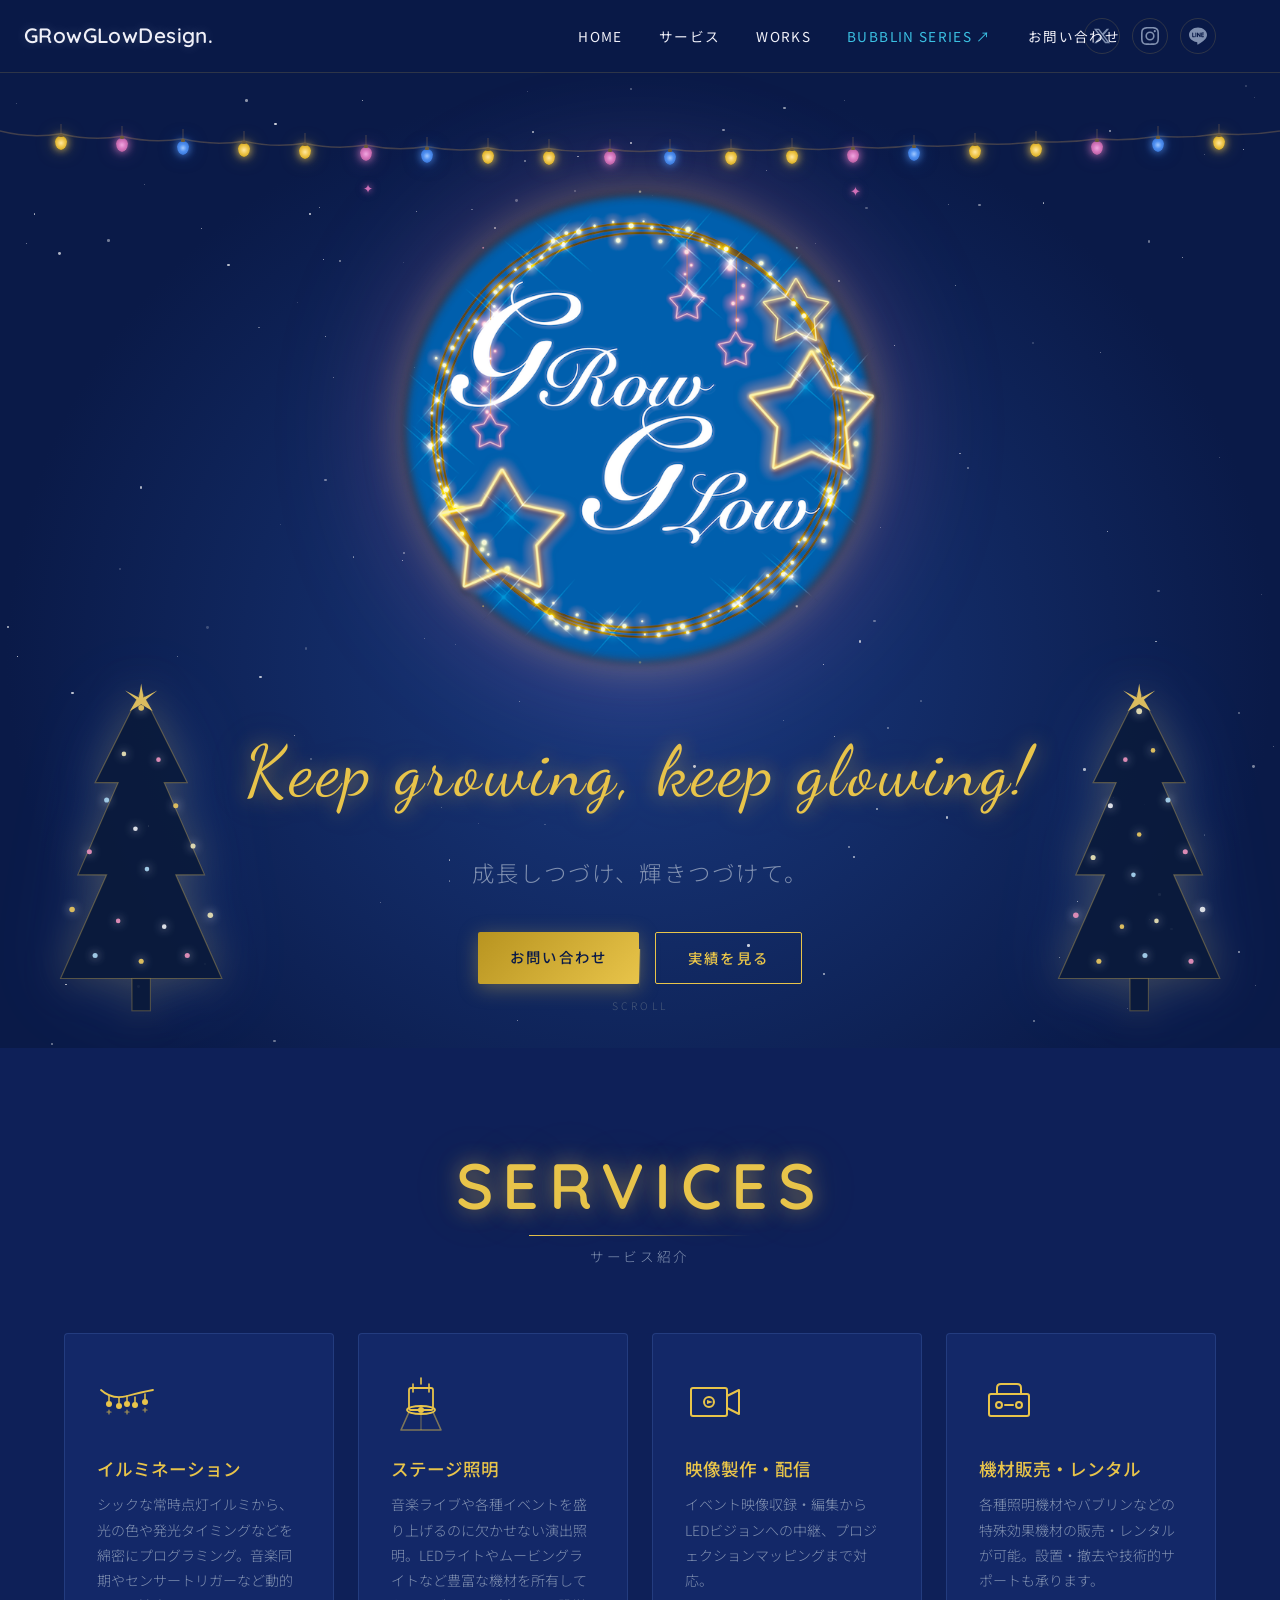
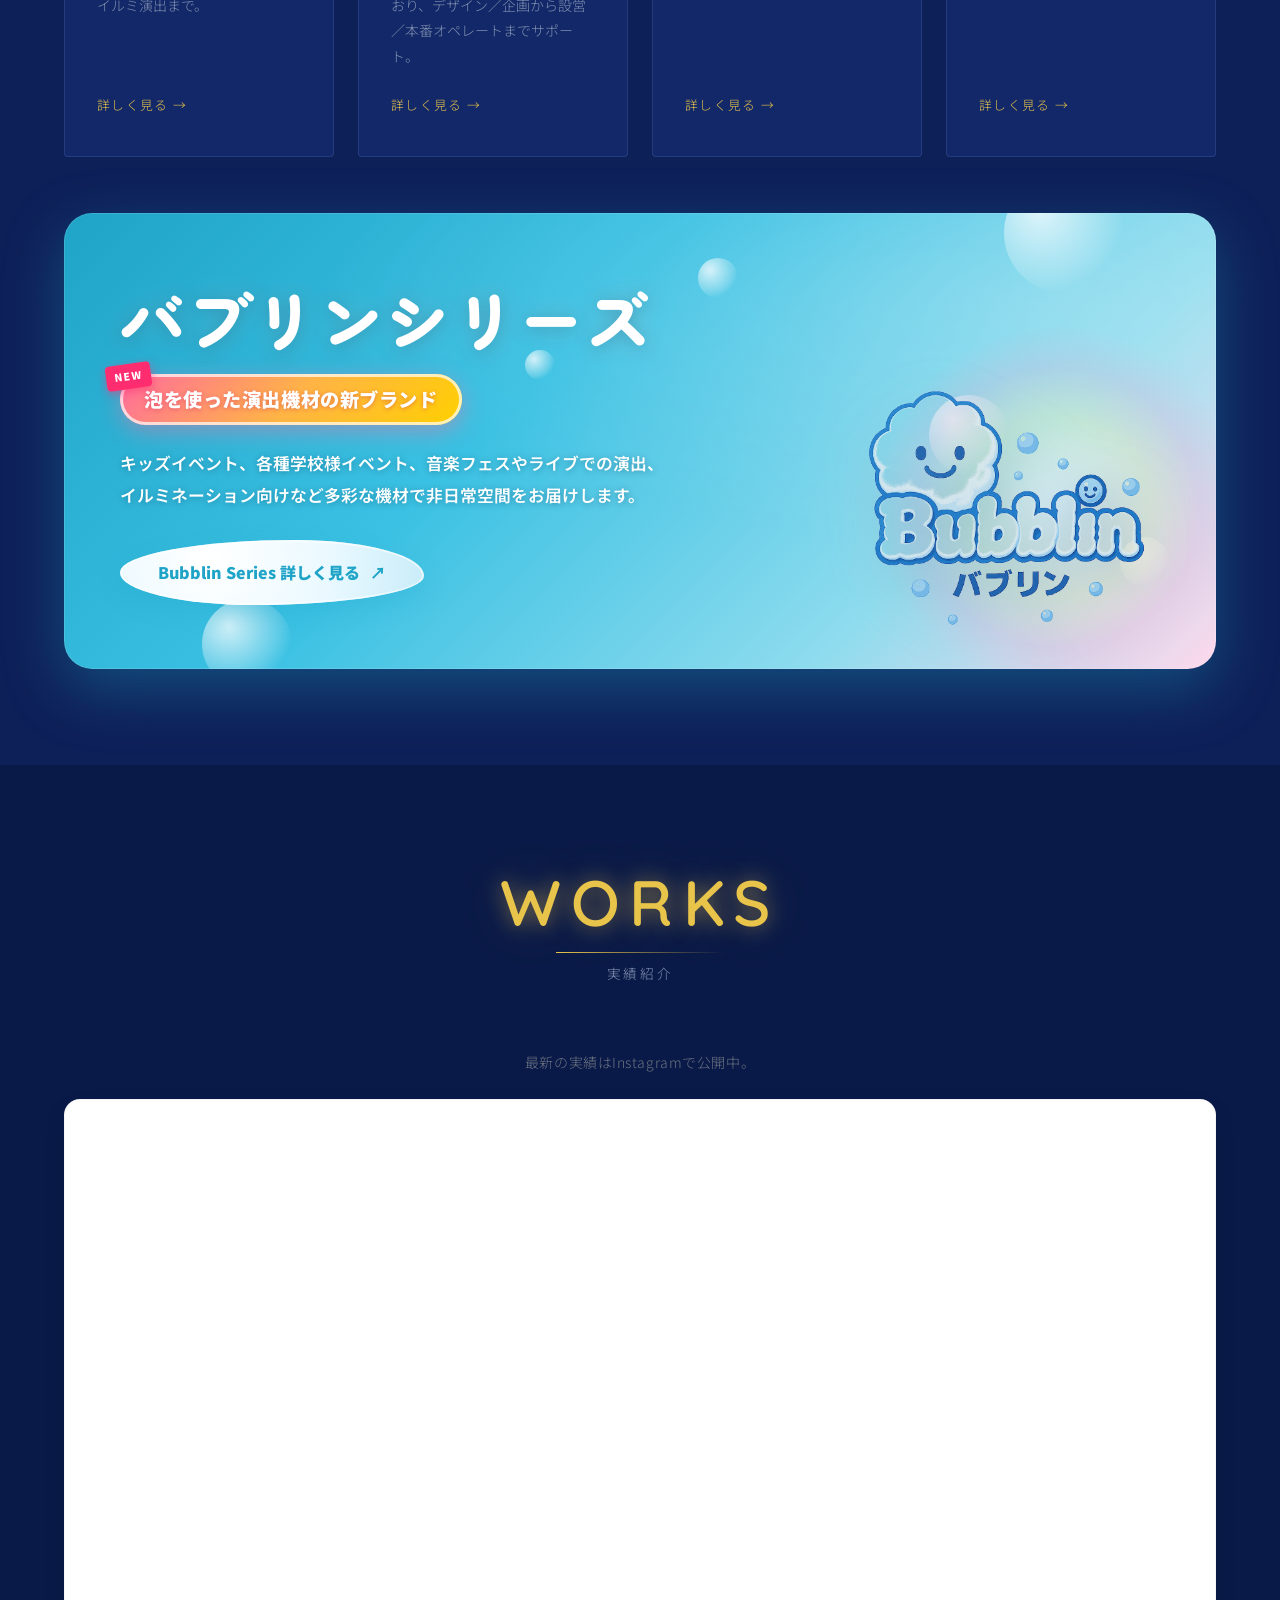
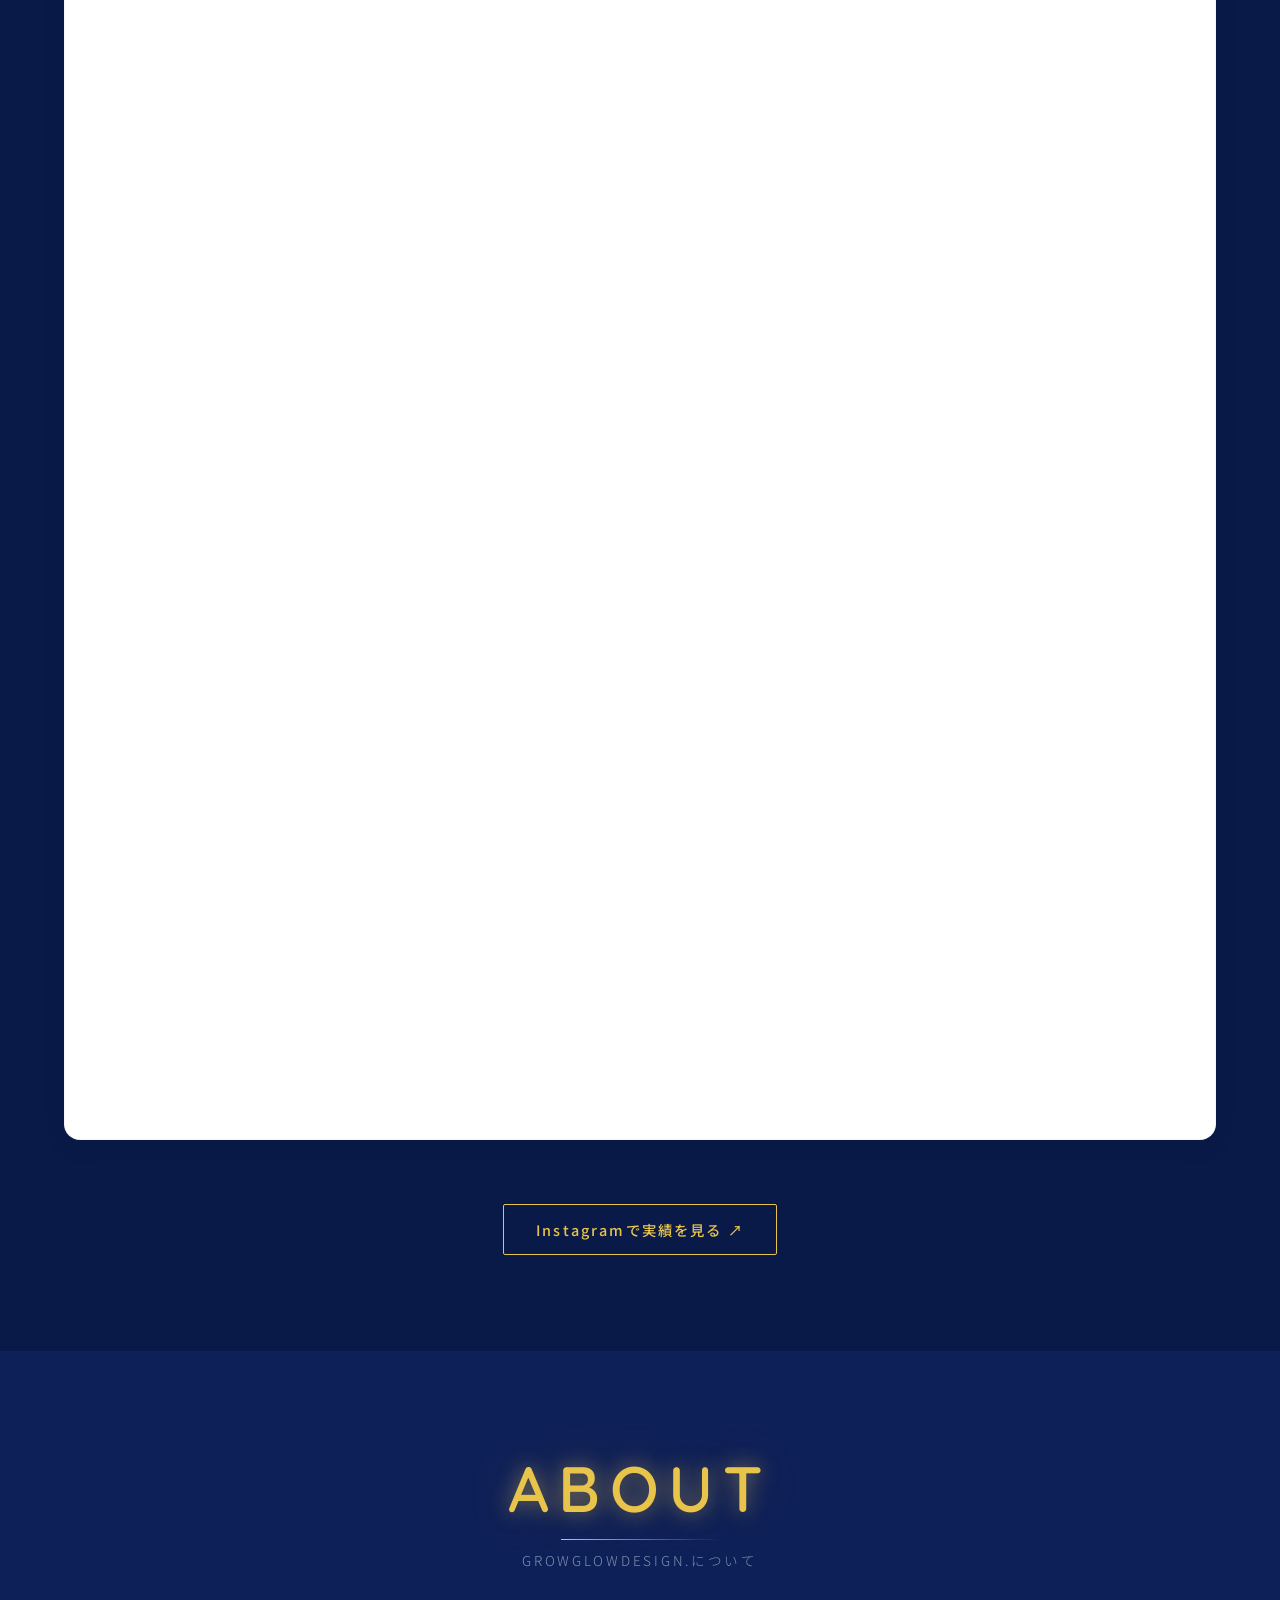
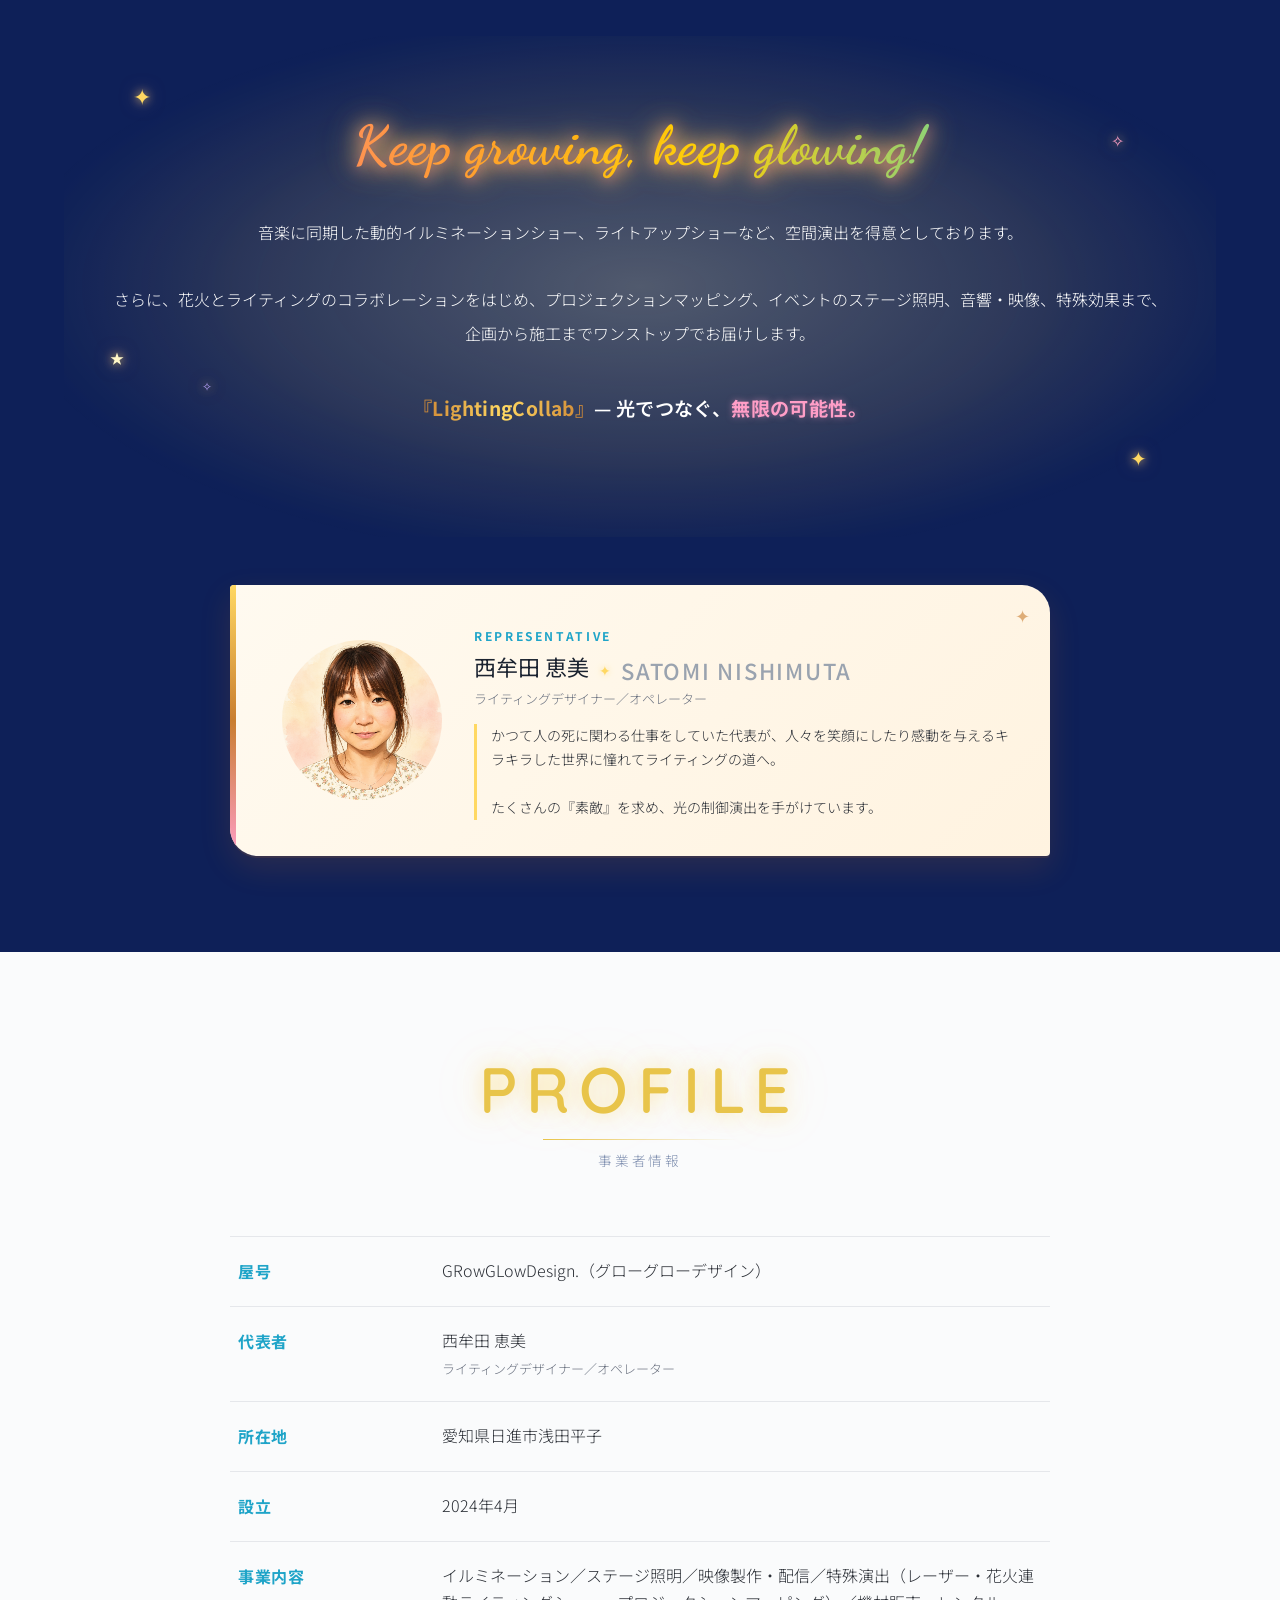
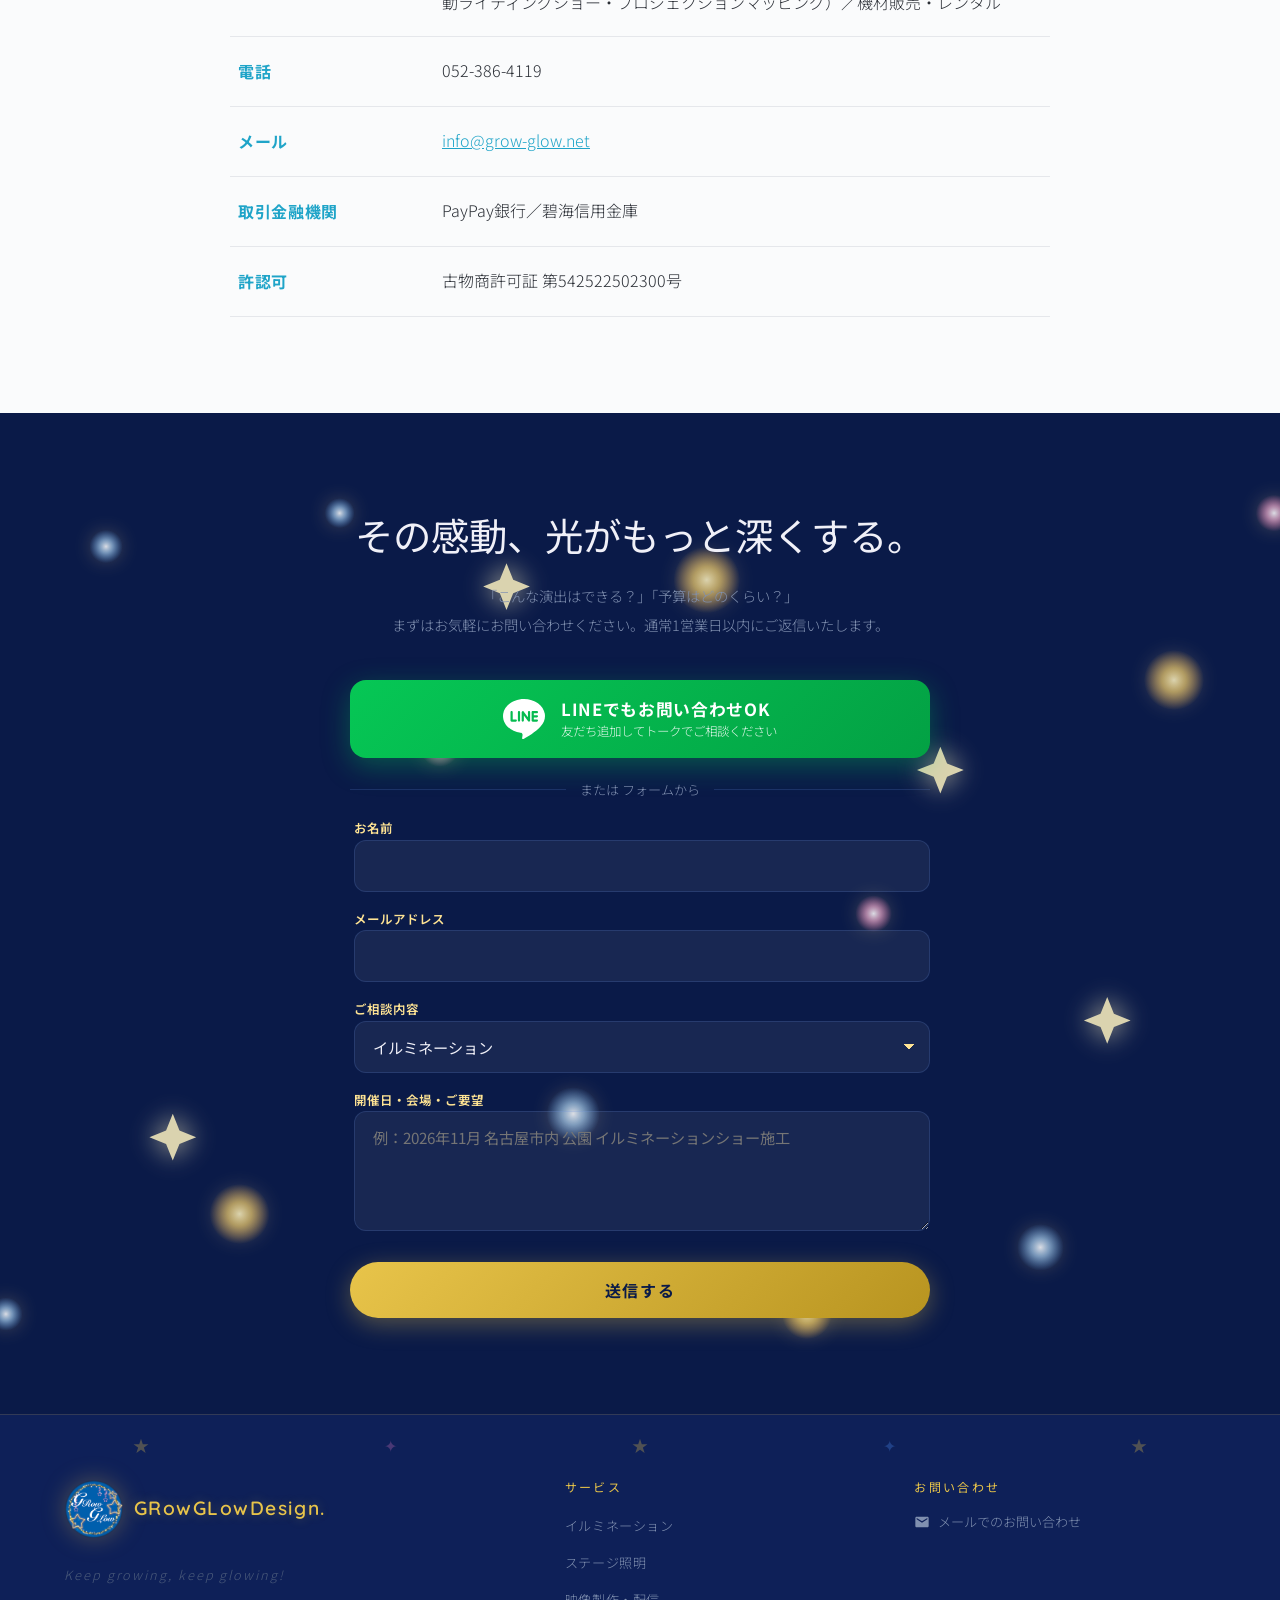
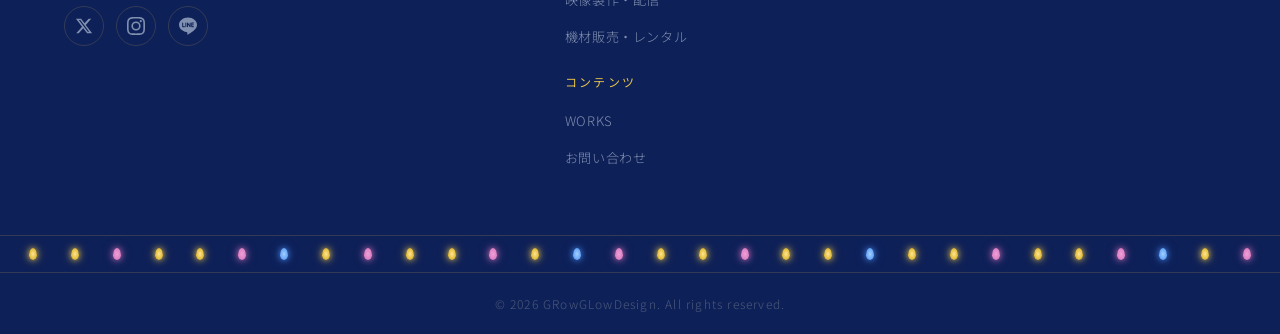
<file: index.html>
<!DOCTYPE html>
<html lang="ja">
<head>
    <meta charset="UTF-8">
    <meta name="viewport" content="width=device-width, initial-scale=1.0">
    <meta name="google-site-verification" content="7siN5iD7NQm7if6aYhokS7NjU2iLV4m8KvAUqzG0tWI" />
    <title>GRowGLowDesign｜イルミネーション・照明演出・空間プロデュース｜名古屋</title>
    <meta name="description" content="グローグローデザインは、イルミネーション施工・ステージ照明・空間演出・イベント演出機材のレンタルを手掛ける名古屋のクリエイティブチーム。結婚式・商業施設・屋外イベントの演出をワンストップでサポート。">
    <meta name="keywords" content="GRowGLowDesign,グローグローデザイン,イルミネーション,照明演出,ステージ照明,空間演出,イベント演出,名古屋,愛知,泡マシン,バブリン">
    <link rel="canonical" href="https://grow-glow.net/">

    <meta property="og:type" content="website">
    <meta property="og:url" content="https://grow-glow.net/">
    <meta property="og:title" content="GRowGLowDesign｜イルミネーション・照明演出・空間プロデュース">
    <meta property="og:description" content="Keep growing, keep glowing! イルミネーション・ステージ照明・空間演出のクリエイティブチーム。名古屋拠点、全国対応。">
    <meta property="og:image" content="https://grow-glow.net/assets/images/logo.png">
    <meta property="og:site_name" content="GRowGLowDesign">
    <meta property="og:locale" content="ja_JP">

    <meta name="twitter:card" content="summary_large_image">
    <meta name="twitter:title" content="GRowGLowDesign｜イルミネーション・照明演出">
    <meta name="twitter:description" content="Keep growing, keep glowing! 名古屋発クリエイティブチーム。">
    <meta name="twitter:image" content="https://grow-glow.net/assets/images/logo.png">

    <link rel="icon" type="image/png" href="assets/images/logo.png">
    <link rel="apple-touch-icon" href="assets/images/logo.png">

    <script type="application/ld+json">
    {
      "@context": "https://schema.org",
      "@type": "LocalBusiness",
      "name": "GRowGLowDesign",
      "alternateName": "グローグローデザイン",
      "url": "https://grow-glow.net/",
      "telephone": "+81-52-386-4119",
      "image": "https://grow-glow.net/assets/images/logo.png",
      "address": { "@type": "PostalAddress", "addressCountry": "JP", "addressRegion": "愛知県", "addressLocality": "名古屋市" },
      "areaServed": "JP",
      "description": "イルミネーション施工・ステージ照明・空間演出・イベント機材レンタル"
    }
    </script>

    <link rel="preconnect" href="https://fonts.googleapis.com">
    <link href="https://fonts.googleapis.com/css2?family=Quicksand:wght@400;500;600;700&family=Cormorant+Garamond:ital,wght@0,400;0,600;1,400&family=Noto+Sans+JP:wght@300;400;500;700&family=Dancing+Script:wght@600;700&family=Zen+Maru+Gothic:wght@500;700;900&display=swap" rel="stylesheet">
    <link rel="stylesheet" href="assets/css/main.css?v=33">
    <style>
        /* プレビュー専用補正 */
        .hero-logo img { max-width: 500px; width: 100%; margin: 0 auto; filter: drop-shadow(0 0 30px rgba(255,208,77,0.5)) drop-shadow(0 0 80px rgba(32,96,208,0.35)); }
        @media (max-width: 768px) { .hero-logo img { max-width: 280px; } .hero-tagline { font-size: clamp(1.4rem, 5vw, 2rem) !important; } }
        @media (max-width: 480px) { .hero-logo img { max-width: 220px; } .hero-tagline { font-size: 1.3rem !important; } }
        .works-card-no-image { background: linear-gradient(135deg,#0d1530,#111c3a); display:flex; align-items:center; justify-content:center; font-size:3rem; color:#4a5a7a; aspect-ratio:4/3; }
        .site-header { position: sticky; }
    </style>
</head>
<body>

<div id="page" class="site">

<!-- ヘッダー -->
<header id="masthead" class="site-header">
    <div class="header-inner">
        <div class="site-branding">
            <a href="#" class="logo-link">
                <span class="site-title-text">
                    GRowGLowDesign.
                </span>
            </a>
        </div>
        <button class="nav-toggle" id="nav-toggle" aria-expanded="false" aria-label="メニューを開く">
            <span class="hamburger-line"></span>
            <span class="hamburger-line"></span>
            <span class="hamburger-line"></span>
        </button>
        <div class="sns-links">
            <a href="https://x.com/GGD5055" class="sns-link" aria-label="X" target="_blank" rel="noopener noreferrer"><svg viewBox="0 0 24 24"><path d="M18.244 2.25h3.308l-7.227 8.26 8.502 11.24H16.17l-5.214-6.817L4.99 21.75H1.68l7.73-8.835L1.254 2.25H8.08l4.713 6.231zm-1.161 17.52h1.833L7.084 4.126H5.117z"/></svg></a>
            <a href="https://www.instagram.com/ggd_5055/" class="sns-link" aria-label="Instagram" target="_blank" rel="noopener noreferrer"><svg viewBox="0 0 24 24"><path d="M12 2.163c3.204 0 3.584.012 4.85.07 3.252.148 4.771 1.691 4.919 4.919.058 1.265.069 1.645.069 4.849 0 3.205-.012 3.584-.069 4.849-.149 3.225-1.664 4.771-4.919 4.919-1.266.058-1.644.07-4.85.07-3.204 0-3.584-.012-4.849-.07-3.26-.149-4.771-1.699-4.919-4.92-.058-1.265-.07-1.644-.07-4.849 0-3.204.013-3.583.07-4.849.149-3.227 1.664-4.771 4.919-4.919 1.266-.057 1.645-.069 4.849-.069zM12 0C8.741 0 8.333.014 7.053.072 2.695.272.273 2.69.073 7.052.014 8.333 0 8.741 0 12c0 3.259.014 3.668.072 4.948.2 4.358 2.618 6.78 6.98 6.98C8.333 23.986 8.741 24 12 24c3.259 0 3.668-.014 4.948-.072 4.354-.2 6.782-2.618 6.979-6.98.059-1.28.073-1.689.073-4.948 0-3.259-.014-3.667-.072-4.947-.196-4.354-2.617-6.78-6.979-6.98C15.668.014 15.259 0 12 0zm0 5.838a6.162 6.162 0 100 12.324 6.162 6.162 0 000-12.324zM12 16a4 4 0 110-8 4 4 0 010 8zm6.406-11.845a1.44 1.44 0 100 2.881 1.44 1.44 0 000-2.881z"/></svg></a>
            <a href="https://line.me/R/ti/p/@539athhn" class="sns-link" aria-label="LINE" target="_blank" rel="noopener noreferrer"><svg viewBox="0 0 24 24"><path d="M19.365 9.863c.349 0 .63.285.63.631 0 .345-.281.63-.63.63H17.61v1.125h1.755c.349 0 .63.283.63.63 0 .344-.281.629-.63.629h-2.386c-.345 0-.627-.285-.627-.629V8.108c0-.345.282-.63.63-.63h2.386c.346 0 .627.285.627.63 0 .349-.281.63-.63.63H17.61v1.125h1.755zm-3.855 3.016c0 .27-.174.51-.432.596-.064.021-.133.031-.199.031-.211 0-.391-.09-.51-.25l-2.443-3.317v2.94c0 .344-.279.629-.631.629-.346 0-.626-.285-.626-.629V8.108c0-.27.173-.51.43-.595.06-.023.136-.033.194-.033.195 0 .375.104.495.254l2.462 3.33V8.108c0-.345.282-.63.63-.63.345 0 .63.285.63.63v4.771zm-5.741 0c0 .344-.282.629-.631.629-.345 0-.627-.285-.627-.629V8.108c0-.345.282-.63.63-.63.346 0 .628.285.628.63v4.771zm-2.466.629H4.917c-.345 0-.63-.285-.63-.629V8.108c0-.345.285-.63.63-.63.348 0 .63.285.63.63v4.141h1.756c.348 0 .629.283.629.63 0 .344-.282.629-.629.629M24 10.314C24 4.943 18.615.572 12 .572S0 4.943 0 10.314c0 4.811 4.27 8.842 10.035 9.608.391.082.923.258 1.058.59.12.301.079.766.038 1.08l-.164 1.02c-.045.301-.24 1.186 1.049.645 1.291-.539 6.916-4.078 9.436-6.975C23.176 14.393 24 12.458 24 10.314"/></svg></a>
        </div>
    </div>
</header>

<nav class="primary-nav" id="primary-nav">
    <ul class="nav-menu">
        <li><a href="#hero">HOME</a></li>
        <li><a href="#services">サービス</a></li>
        <li><a href="#works">WORKS</a></li>
        <li><a href="/bubblin/" class="nav-external" target="_blank" rel="noopener">BUBBLIN SERIES ↗</a></li>
        <li><a href="#contact">お問い合わせ</a></li>
    </ul>
</nav>

<div id="content" class="site-content">
<main id="main" class="site-main front-page">

    <!-- HERO -->
    <section class="hero" id="hero">
        <div class="hero-bg">
            <div class="hero-stars" id="hero-stars"></div>
            <svg class="hero-tree hero-tree--left" viewBox="0 0 200 320" aria-hidden="true" preserveAspectRatio="xMidYMax meet">
                <path d="M100 10 L60 90 L80 90 L45 170 L70 170 L30 260 L170 260 L130 170 L155 170 L120 90 L140 90 Z" fill="#0a1a3a" stroke="rgba(255,208,77,0.35)" stroke-width="1"/>
                <rect x="92" y="260" width="16" height="28" fill="#0a1a3a" stroke="rgba(255,208,77,0.3)" stroke-width="1"/>
                <g class="hero-tree-lights">
                    <circle cx="100" cy="25" r="2.5" fill="#ffd862"/>
                    <circle cx="85" cy="65" r="2" fill="#fff6c0"/>
                    <circle cx="115" cy="70" r="2" fill="#ff9ec7"/>
                    <circle cx="70" cy="105" r="2.2" fill="#b8e6ff"/>
                    <circle cx="130" cy="110" r="2.2" fill="#ffd862"/>
                    <circle cx="95" cy="130" r="2" fill="#fff"/>
                    <circle cx="55" cy="150" r="2.2" fill="#ff9ec7"/>
                    <circle cx="145" cy="145" r="2.2" fill="#fff6c0"/>
                    <circle cx="105" cy="165" r="2" fill="#b8e6ff"/>
                    <circle cx="40" cy="200" r="2.4" fill="#ffd862"/>
                    <circle cx="80" cy="210" r="2" fill="#ff9ec7"/>
                    <circle cx="120" cy="215" r="2" fill="#fff"/>
                    <circle cx="160" cy="205" r="2.4" fill="#fff6c0"/>
                    <circle cx="60" cy="240" r="2.2" fill="#b8e6ff"/>
                    <circle cx="100" cy="245" r="2.2" fill="#ffd862"/>
                    <circle cx="140" cy="240" r="2.2" fill="#ff9ec7"/>
                </g>
                <polygon points="100,4 102,16 114,10 104,18 110,28 100,22 90,28 96,18 86,10 98,16" fill="#ffd862"/>
            </svg>
            <svg class="hero-tree hero-tree--right" viewBox="0 0 200 320" aria-hidden="true" preserveAspectRatio="xMidYMax meet">
                <path d="M100 10 L60 90 L80 90 L45 170 L70 170 L30 260 L170 260 L130 170 L155 170 L120 90 L140 90 Z" fill="#0a1a3a" stroke="rgba(255,208,77,0.35)" stroke-width="1"/>
                <rect x="92" y="260" width="16" height="28" fill="#0a1a3a" stroke="rgba(255,208,77,0.3)" stroke-width="1"/>
                <g class="hero-tree-lights">
                    <circle cx="100" cy="28" r="2.5" fill="#fff6c0"/>
                    <circle cx="88" cy="70" r="2" fill="#ff9ec7"/>
                    <circle cx="112" cy="62" r="2" fill="#ffd862"/>
                    <circle cx="75" cy="110" r="2.2" fill="#fff"/>
                    <circle cx="125" cy="105" r="2.2" fill="#b8e6ff"/>
                    <circle cx="100" cy="135" r="2" fill="#ffd862"/>
                    <circle cx="60" cy="155" r="2.2" fill="#fff6c0"/>
                    <circle cx="140" cy="150" r="2.2" fill="#ff9ec7"/>
                    <circle cx="95" cy="170" r="2" fill="#b8e6ff"/>
                    <circle cx="45" cy="205" r="2.4" fill="#ff9ec7"/>
                    <circle cx="85" cy="215" r="2" fill="#ffd862"/>
                    <circle cx="115" cy="210" r="2" fill="#fff6c0"/>
                    <circle cx="155" cy="200" r="2.4" fill="#fff"/>
                    <circle cx="65" cy="245" r="2.2" fill="#ffd862"/>
                    <circle cx="105" cy="240" r="2.2" fill="#b8e6ff"/>
                    <circle cx="145" cy="245" r="2.2" fill="#ff9ec7"/>
                </g>
                <polygon points="100,4 102,16 114,10 104,18 110,28 100,22 90,28 96,18 86,10 98,16" fill="#ffd862"/>
            </svg>
        </div>
        <div class="hero-shooting-foreground" id="hero-shooting-foreground" aria-hidden="true"></div>
        <div class="hero-string-illumi" aria-hidden="true" id="hero-string-illumi"></div>
        <div class="hero-content">
            <div class="hero-logo">
                <img src="assets/images/logo.png" alt="GRowGLowDesign.">
                <span class="hero-logo-particles" id="hero-logo-particles" aria-hidden="true"></span>
            </div>
            <p class="hero-tagline">Keep growing, keep glowing!</p>
            <p class="hero-sub">成長しつづけ、輝きつづけて。</p>
            <div class="hero-cta">
                <a href="#contact" class="btn btn-primary">お問い合わせ</a>
                <a href="#works" class="btn btn-outline">実績を見る</a>
            </div>
        </div>
        <div class="hero-scroll" aria-hidden="true">
            <span class="scroll-line"></span>
            <span class="scroll-text">SCROLL</span>
        </div>
    </section>

    <!-- SERVICES -->
    <section class="section services-section" id="services">
        <div class="container">
            <div class="section-header">
                <h2 class="section-title">SERVICES</h2>
                <p class="section-subtitle">サービス紹介</p>
            </div>
            <div class="services-grid">

                <a href="services/illumination.html" class="service-card">
                    <div class="service-card-icon">
                        <svg viewBox="0 0 60 60" fill="none">
                            <path d="M4 16 Q15 26 30 22 Q45 18 56 16" stroke="currentColor" stroke-width="1.8" fill="none" stroke-linecap="round"/>
                            <g stroke="currentColor" stroke-width="1.5" stroke-linecap="round">
                                <line x1="12" y1="22" x2="12" y2="27"/>
                                <line x1="22" y1="24" x2="22" y2="29"/>
                                <line x1="30" y1="22" x2="30" y2="27"/>
                                <line x1="38" y1="23" x2="38" y2="28"/>
                                <line x1="48" y1="20" x2="48" y2="25"/>
                            </g>
                            <g fill="currentColor">
                                <circle cx="12" cy="30" r="3"/>
                                <circle cx="22" cy="32" r="3"/>
                                <circle cx="30" cy="30" r="3"/>
                                <circle cx="38" cy="31" r="3"/>
                                <circle cx="48" cy="28" r="3"/>
                            </g>
                            <g stroke="currentColor" stroke-width="1.2" stroke-linecap="round" opacity="0.7">
                                <line x1="12" y1="36" x2="12" y2="40"/>
                                <line x1="10" y1="38" x2="14" y2="38"/>
                                <line x1="30" y1="36" x2="30" y2="40"/>
                                <line x1="28" y1="38" x2="32" y2="38"/>
                                <line x1="48" y1="34" x2="48" y2="38"/>
                                <line x1="46" y1="36" x2="50" y2="36"/>
                            </g>
                        </svg>
                    </div>
                    <h3 class="service-card-title">イルミネーション</h3>
                    <p class="service-card-text">シックな常時点灯イルミから、光の色や発光タイミングなどを綿密にプログラミング。音楽同期やセンサートリガーなど動的イルミ演出まで。</p>
                    <span class="service-card-more">詳しく見る <span class="arrow">→</span></span>
                </a>

                <a href="services/stage-lighting.html" class="service-card">
                    <div class="service-card-icon">
                        <svg viewBox="0 0 60 60" fill="none">
                            <!-- 吊り金具 -->
                            <line x1="30" y1="4" x2="30" y2="10" stroke="currentColor" stroke-width="1.6" stroke-linecap="round"/>
                            <path d="M22 10 L22 18 M38 10 L38 18" stroke="currentColor" stroke-width="1.6" stroke-linecap="round"/>
                            <!-- パーライト本体（円筒） -->
                            <rect x="18" y="14" width="24" height="22" rx="2" stroke="currentColor" stroke-width="1.8"/>
                            <!-- レンズ -->
                            <ellipse cx="30" cy="36" rx="14" ry="4" stroke="currentColor" stroke-width="1.8" fill="none"/>
                            <circle cx="30" cy="36" r="3" fill="currentColor"/>
                            <!-- 光のビーム -->
                            <path d="M18 38 L10 56 L50 56 L42 38" stroke="currentColor" stroke-width="1.6" fill="none" stroke-linejoin="round" opacity="0.5"/>
                            <line x1="30" y1="40" x2="30" y2="56" stroke="currentColor" stroke-width="1.2" opacity="0.4"/>
                        </svg>
                    </div>
                    <h3 class="service-card-title">ステージ照明</h3>
                    <p class="service-card-text">音楽ライブや各種イベントを盛り上げるのに欠かせない演出照明。LEDライトやムービングライトなど豊富な機材を所有しており、デザイン／企画から設営／本番オペレートまでサポート。</p>
                    <span class="service-card-more">詳しく見る <span class="arrow">→</span></span>
                </a>

                <a href="services/video.html" class="service-card">
                    <div class="service-card-icon">
                        <svg viewBox="0 0 60 60" fill="none"><rect x="6" y="14" width="36" height="28" rx="2" stroke="currentColor" stroke-width="2"/><polyline points="42,22 54,16 54,40 42,34" stroke="currentColor" stroke-width="2" stroke-linejoin="round"/><circle cx="24" cy="28" r="5" stroke="currentColor" stroke-width="2"/><polygon points="22,26 28,28 22,30" fill="currentColor"/></svg>
                    </div>
                    <h3 class="service-card-title">映像製作・配信</h3>
                    <p class="service-card-text">イベント映像収録・編集からLEDビジョンへの中継、プロジェクションマッピングまで対応。</p>
                    <span class="service-card-more">詳しく見る <span class="arrow">→</span></span>
                </a>

                <a href="services/equipment.html" class="service-card">
                    <div class="service-card-icon">
                        <svg viewBox="0 0 60 60" fill="none"><rect x="10" y="20" width="40" height="22" rx="2" stroke="currentColor" stroke-width="2"/><path d="M18 20 L18 14 Q18 10 22 10 L38 10 Q42 10 42 14 L42 20" stroke="currentColor" stroke-width="2"/><circle cx="20" cy="31" r="3" stroke="currentColor" stroke-width="2"/><circle cx="40" cy="31" r="3" stroke="currentColor" stroke-width="2"/><line x1="26" y1="31" x2="34" y2="31" stroke="currentColor" stroke-width="2" stroke-linecap="round"/></svg>
                    </div>
                    <h3 class="service-card-title">機材販売・レンタル</h3>
                    <p class="service-card-text">各種照明機材やバブリンなどの特殊効果機材の販売・レンタルが可能。設置・撤去や技術的サポートも承ります。</p>
                    <span class="service-card-more">詳しく見る <span class="arrow">→</span></span>
                </a>

            </div>

            <!-- SISTER BRAND -->
            <a href="/bubblin/" class="sister-card" id="sister-brand" target="_blank" rel="noopener" aria-labelledby="sister-title">
                <div class="sister-bubbles" aria-hidden="true">
                    <span></span><span></span><span></span><span></span><span></span><span></span>
                </div>
                <span class="sister-halo" aria-hidden="true"></span>
                <img src="assets/images/bubblin-tm-character.png?v=2" alt="" class="sister-character" aria-hidden="true">
                <div class="sister-body">
                    <h3 class="sister-title" id="sister-title">バブリンシリーズ</h3>
                    <p class="sister-sub">泡を使った演出機材の新ブランド</p>
                    <p class="sister-desc">
                        キッズイベント、各種学校様イベント、音楽フェスやライブでの演出、<br>
                        イルミネーション向けなど多彩な機材で非日常空間をお届けします。
                    </p>
                    <span class="sister-cta">
                        Bubblin Series 詳しく見る
                        <span class="sister-arrow" aria-hidden="true">↗</span>
                    </span>
                </div>
            </a>
        </div>
    </section>

    <!-- WORKS -->
    <section class="section works-section" id="works">
        <div class="container">
            <div class="section-header">
                <h2 class="section-title">WORKS</h2>
                <p class="section-subtitle">実績紹介</p>
            </div>
            <p class="works-intro">最新の実績はInstagramで公開中。</p>
            <div class="works-feed">
                <!-- SnapWidget -->
                <iframe src="https://snapwidget.com/embed/1122426" class="snapwidget-widget" allowtransparency="true" frameborder="0" scrolling="no" style="border:none; overflow:hidden; width:100%; height:1617px;" title="Posts from Instagram"></iframe>
            </div>
            <div class="section-footer">
                <a href="https://www.instagram.com/ggd_5055/" class="btn btn-outline" target="_blank" rel="noopener">Instagramで実績を見る ↗</a>
            </div>
        </div>
    </section>


    <!-- ABOUT -->
    <section class="section about-section" id="about">
        <div class="container">
            <div class="section-header">
                <h2 class="section-title">ABOUT</h2>
                <p class="section-subtitle">GRowGLowDesign.について</p>
            </div>
            <div class="about-content about-content--centered about-content--sparkle">
                <span class="sparkle sparkle-1" aria-hidden="true">✦</span>
                <span class="sparkle sparkle-2" aria-hidden="true">✧</span>
                <span class="sparkle sparkle-3" aria-hidden="true">★</span>
                <span class="sparkle sparkle-4" aria-hidden="true">✦</span>
                <span class="sparkle sparkle-5" aria-hidden="true">✧</span>
                <p class="about-lead">Keep growing, keep glowing!</p>
                <p class="about-text">
                    音楽に同期した動的イルミネーションショー、ライトアップショーなど、空間演出を得意としております。<br><br>
                    さらに、花火とライティングのコラボレーションをはじめ、プロジェクションマッピング、イベントのステージ照明、音響・映像、特殊効果まで、企画から施工までワンストップでお届けします。<br><br>
                    <span class="about-catch"><span class="about-catch-label">『LightingCollab』</span>— 光でつなぐ、<span class="about-catch-accent">無限の可能性。</span></span>
                </p>
            </div>
            <div class="ceo-profile">
                <img src="assets/images/ceo-illust.png?v=1" alt="代表 西牟田 恵美" class="ceo-avatar">
                <div class="ceo-body">
                    <span class="ceo-role">REPRESENTATIVE</span>
                    <h3 class="ceo-name">西牟田 恵美<span class="ceo-name-sep" aria-hidden="true">✦</span><span class="ceo-name-en">SATOMI NISHIMUTA</span></h3>
                    <p class="ceo-sub">ライティングデザイナー／オペレーター</p>
                    <p class="ceo-quote">かつて人の死に関わる仕事をしていた代表が、人々を笑顔にしたり感動を与えるキラキラした世界に憧れてライティングの道へ。<br><br>たくさんの『素敵』を求め、光の制御演出を手がけています。</p>
                </div>
            </div>
        </div>
    </section>

    <!-- PROFILE -->
    <section class="section company-section" id="profile">
        <div class="container">
            <div class="section-header">
                <h2 class="section-title">PROFILE</h2>
                <p class="section-subtitle">事業者情報</p>
            </div>
            <dl class="company-table">
                <div class="company-row">
                    <dt>屋号</dt>
                    <dd>GRowGLowDesign.（グローグローデザイン）</dd>
                </div>
                <div class="company-row">
                    <dt>代表者</dt>
                    <dd>西牟田 恵美<br><span class="company-sub">ライティングデザイナー／オペレーター</span></dd>
                </div>
                <div class="company-row">
                    <dt>所在地</dt>
                    <dd>愛知県日進市浅田平子</dd>
                </div>
                <div class="company-row">
                    <dt>設立</dt>
                    <dd>2024年4月</dd>
                </div>
                <div class="company-row">
                    <dt>事業内容</dt>
                    <dd>イルミネーション／ステージ照明／映像製作・配信／特殊演出（レーザー・花火連動ライティングショー・プロジェクションマッピング）／機材販売・レンタル</dd>
                </div>
                <div class="company-row">
                    <dt>電話</dt>
                    <dd>052-386-4119</dd>
                </div>
                <div class="company-row">
                    <dt>メール</dt>
                    <dd><a href="mailto:info@grow-glow.net">info@grow-glow.net</a></dd>
                </div>
                <div class="company-row">
                    <dt>取引金融機関</dt>
                    <dd>PayPay銀行／碧海信用金庫</dd>
                </div>
                <div class="company-row">
                    <dt>許認可</dt>
                    <dd>古物商許可証 第542522502300号</dd>
                </div>
            </dl>
        </div>
    </section>

    <!-- CTA -->
    <section class="section cta-section" id="contact">
        <div class="cta-sparkle" aria-hidden="true">
            <svg viewBox="0 0 1200 600" preserveAspectRatio="xMidYMid slice" xmlns="http://www.w3.org/2000/svg">
                <defs>
                    <radialGradient id="sparkGold" cx="50%" cy="50%" r="50%">
                        <stop offset="0%" stop-color="#fff4c2" stop-opacity="1"/>
                        <stop offset="40%" stop-color="#ffd76b" stop-opacity="0.7"/>
                        <stop offset="100%" stop-color="#ffb347" stop-opacity="0"/>
                    </radialGradient>
                    <radialGradient id="sparkPink" cx="50%" cy="50%" r="50%">
                        <stop offset="0%" stop-color="#fff" stop-opacity="1"/>
                        <stop offset="40%" stop-color="#ffb3d9" stop-opacity="0.7"/>
                        <stop offset="100%" stop-color="#ff77bb" stop-opacity="0"/>
                    </radialGradient>
                    <radialGradient id="sparkBlue" cx="50%" cy="50%" r="50%">
                        <stop offset="0%" stop-color="#fff" stop-opacity="1"/>
                        <stop offset="40%" stop-color="#a8d6ff" stop-opacity="0.7"/>
                        <stop offset="100%" stop-color="#4a9eff" stop-opacity="0"/>
                    </radialGradient>
                </defs>
                <g class="sparkle-group">
                    <circle cx="80" cy="120" r="22" fill="url(#sparkGold)" style="--d:0s"/>
                    <circle cx="180" cy="340" r="14" fill="url(#sparkPink)" style="--d:0.4s"/>
                    <circle cx="280" cy="80" r="10" fill="url(#sparkBlue)" style="--d:1.1s"/>
                    <circle cx="360" cy="480" r="18" fill="url(#sparkGold)" style="--d:0.7s"/>
                    <circle cx="480" cy="200" r="12" fill="url(#sparkPink)" style="--d:1.6s"/>
                    <circle cx="560" cy="420" r="16" fill="url(#sparkBlue)" style="--d:0.2s"/>
                    <circle cx="640" cy="100" r="20" fill="url(#sparkGold)" style="--d:1.3s"/>
                    <circle cx="740" cy="300" r="11" fill="url(#sparkPink)" style="--d:0.9s"/>
                    <circle cx="840" cy="500" r="14" fill="url(#sparkBlue)" style="--d:0.5s"/>
                    <circle cx="920" cy="160" r="18" fill="url(#sparkGold)" style="--d:1.8s"/>
                    <circle cx="1020" cy="380" r="13" fill="url(#sparkPink)" style="--d:0.3s"/>
                    <circle cx="1120" cy="240" r="16" fill="url(#sparkBlue)" style="--d:1.0s"/>
                    <circle cx="60" cy="480" r="12" fill="url(#sparkPink)" style="--d:1.5s"/>
                    <circle cx="420" cy="60" r="9" fill="url(#sparkBlue)" style="--d:0.6s"/>
                    <circle cx="700" cy="540" r="15" fill="url(#sparkGold)" style="--d:1.2s"/>
                    <circle cx="980" cy="60" r="11" fill="url(#sparkPink)" style="--d:0.8s"/>
                    <circle cx="1150" cy="520" r="17" fill="url(#sparkGold)" style="--d:0.1s"/>
                    <circle cx="220" cy="540" r="10" fill="url(#sparkBlue)" style="--d:1.7s"/>
                </g>
                <g class="sparkle-star" fill="#fff4c2">
                    <path d="M150 220 L154 232 L166 236 L154 240 L150 252 L146 240 L134 236 L146 232 Z" style="--d:0.3s"/>
                    <path d="M520 90 L524 100 L534 104 L524 108 L520 118 L516 108 L506 104 L516 100 Z" style="--d:1.4s"/>
                    <path d="M880 350 L884 360 L894 364 L884 368 L880 378 L876 368 L866 364 L876 360 Z" style="--d:0.7s"/>
                    <path d="M1080 80 L1084 90 L1094 94 L1084 98 L1080 108 L1076 98 L1066 94 L1076 90 Z" style="--d:1.1s"/>
                    <path d="M320 420 L324 430 L334 434 L324 438 L320 448 L316 438 L306 434 L316 430 Z" style="--d:0.5s"/>
                    <path d="M780 200 L784 210 L794 214 L784 218 L780 228 L776 218 L766 214 L776 210 Z" style="--d:1.6s"/>
                </g>
            </svg>
        </div>
        <div class="container">
            <div class="cta-inner">
                <h2 class="cta-title">その感動、光がもっと深くする。</h2>
                <p class="cta-text">「こんな演出はできる？」「予算はどのくらい？」<br>まずはお気軽にお問い合わせください。通常1営業日以内にご返信いたします。</p>
                <a href="https://line.me/R/ti/p/@539athhn" target="_blank" rel="noopener" class="line-cta">
                    <svg class="line-cta-icon" viewBox="0 0 24 24" fill="currentColor" aria-hidden="true"><path d="M19.365 9.863c.349 0 .63.285.63.631 0 .345-.281.63-.63.63H17.61v1.125h1.755c.349 0 .63.283.63.63 0 .344-.281.629-.63.629h-2.386c-.345 0-.627-.285-.627-.629V8.108c0-.345.282-.63.63-.63h2.386c.346 0 .627.285.627.63 0 .349-.281.63-.63.63H17.61v1.125h1.755zm-3.855 3.016c0 .27-.174.51-.432.596-.064.021-.133.031-.199.031-.211 0-.391-.09-.51-.25l-2.443-3.317v2.94c0 .344-.279.629-.631.629-.346 0-.626-.285-.626-.629V8.108c0-.27.173-.51.43-.595.06-.023.136-.033.194-.033.195 0 .375.104.495.254l2.462 3.33V8.108c0-.345.282-.63.63-.63.345 0 .63.285.63.63v4.771zm-5.741 0c0 .344-.282.629-.631.629-.345 0-.627-.285-.627-.629V8.108c0-.345.282-.63.63-.63.346 0 .628.285.628.63v4.771zm-2.466.629H4.917c-.345 0-.63-.285-.63-.629V8.108c0-.345.285-.63.63-.63.348 0 .63.285.63.63v4.141h1.756c.348 0 .629.283.629.63 0 .344-.282.629-.629.629M24 10.314C24 4.943 18.615.572 12 .572S0 4.943 0 10.314c0 4.811 4.27 8.842 10.035 9.608.391.082.923.258 1.058.59.12.301.079.766.038 1.08l-.164 1.02c-.045.301-.24 1.186 1.049.645 1.291-.539 6.916-4.078 9.436-6.975C23.176 14.393 24 12.458 24 10.314"/></svg>
                    <span class="line-cta-text">
                        <strong>LINEでもお問い合わせOK</strong>
                        <small>友だち追加してトークでご相談ください</small>
                    </span>
                </a>
                <p class="contact-divider"><span>または フォームから</span></p>
                <form class="contact-form" action="contact.php" method="post">
                    <label>お名前 <input type="text" name="name" required></label>
                    <label>メールアドレス <input type="email" name="email" required></label>
                    <label>ご相談内容
                        <select name="service">
                            <option>イルミネーション</option>
                            <option>ステージ照明</option>
                            <option>映像製作・配信</option>
                            <option>特殊演出</option>
                            <option>機材販売・レンタル</option>
                            <option>その他・相談したい</option>
                        </select>
                    </label>
                    <label>開催日・会場・ご要望
                        <textarea name="message" placeholder="例：2026年11月 名古屋市内 公園 イルミネーションショー施工"></textarea>
                    </label>
                    <input type="text" name="website" tabindex="-1" autocomplete="off" style="position:absolute; left:-9999px;" aria-hidden="true">
                    <button type="submit" class="btn-submit">送信する</button>
                </form>
            </div>
        </div>
    </section>

</main>
</div>

<!-- フッター -->
<footer id="colophon" class="site-footer">
    <div class="footer-stars" aria-hidden="true">
        <span class="star star-1">★</span>
        <span class="star star-2">✦</span>
        <span class="star star-3">★</span>
        <span class="star star-4">✦</span>
        <span class="star star-5">★</span>
    </div>
    <div class="footer-inner">
        <div class="footer-brand">
            <a href="#" class="footer-logo-link">
                <img src="assets/images/logo.png" alt="GRowGLowDesign." class="footer-logo-img">
                <span class="footer-logo-text">
                    GRowGLowDesign.
                </span>
            </a>
            <p class="footer-tagline">Keep growing, keep glowing!</p>
            <div class="footer-sns">
                <a href="https://x.com/GGD5055" class="sns-link" aria-label="X" target="_blank" rel="noopener noreferrer"><svg viewBox="0 0 24 24"><path d="M18.244 2.25h3.308l-7.227 8.26 8.502 11.24H16.17l-5.214-6.817L4.99 21.75H1.68l7.73-8.835L1.254 2.25H8.08l4.713 6.231zm-1.161 17.52h1.833L7.084 4.126H5.117z"/></svg></a>
                <a href="https://www.instagram.com/ggd_5055/" class="sns-link" aria-label="Instagram" target="_blank" rel="noopener noreferrer"><svg viewBox="0 0 24 24"><path d="M12 2.163c3.204 0 3.584.012 4.85.07 3.252.148 4.771 1.691 4.919 4.919.058 1.265.069 1.645.069 4.849 0 3.205-.012 3.584-.069 4.849-.149 3.225-1.664 4.771-4.919 4.919-1.266.058-1.644.07-4.85.07-3.204 0-3.584-.012-4.849-.07-3.26-.149-4.771-1.699-4.919-4.92-.058-1.265-.07-1.644-.07-4.849 0-3.204.013-3.583.07-4.849.149-3.227 1.664-4.771 4.919-4.919 1.266-.057 1.645-.069 4.849-.069zM12 0C8.741 0 8.333.014 7.053.072 2.695.272.273 2.69.073 7.052.014 8.333 0 8.741 0 12c0 3.259.014 3.668.072 4.948.2 4.358 2.618 6.78 6.98 6.98C8.333 23.986 8.741 24 12 24c3.259 0 3.668-.014 4.948-.072 4.354-.2 6.782-2.618 6.979-6.98.059-1.28.073-1.689.073-4.948 0-3.259-.014-3.667-.072-4.947-.196-4.354-2.617-6.78-6.979-6.98C15.668.014 15.259 0 12 0zm0 5.838a6.162 6.162 0 100 12.324 6.162 6.162 0 000-12.324zM12 16a4 4 0 110-8 4 4 0 010 8zm6.406-11.845a1.44 1.44 0 100 2.881 1.44 1.44 0 000-2.881z"/></svg></a>
                <a href="https://line.me/R/ti/p/@539athhn" class="sns-link" aria-label="LINE" target="_blank" rel="noopener noreferrer"><svg viewBox="0 0 24 24"><path d="M19.365 9.863c.349 0 .63.285.63.631 0 .345-.281.63-.63.63H17.61v1.125h1.755c.349 0 .63.283.63.63 0 .344-.281.629-.63.629h-2.386c-.345 0-.627-.285-.627-.629V8.108c0-.345.282-.63.63-.63h2.386c.346 0 .627.285.627.63 0 .349-.281.63-.63.63H17.61v1.125h1.755zm-3.855 3.016c0 .27-.174.51-.432.596-.064.021-.133.031-.199.031-.211 0-.391-.09-.51-.25l-2.443-3.317v2.94c0 .344-.279.629-.631.629-.346 0-.626-.285-.626-.629V8.108c0-.27.173-.51.43-.595.06-.023.136-.033.194-.033.195 0 .375.104.495.254l2.462 3.33V8.108c0-.345.282-.63.63-.63.345 0 .63.285.63.63v4.771zm-5.741 0c0 .344-.282.629-.631.629-.345 0-.627-.285-.627-.629V8.108c0-.345.282-.63.63-.63.346 0 .628.285.628.63v4.771zm-2.466.629H4.917c-.345 0-.63-.285-.63-.629V8.108c0-.345.285-.63.63-.63.348 0 .63.285.63.63v4.141h1.756c.348 0 .629.283.629.63 0 .344-.282.629-.629.629M24 10.314C24 4.943 18.615.572 12 .572S0 4.943 0 10.314c0 4.811 4.27 8.842 10.035 9.608.391.082.923.258 1.058.59.12.301.079.766.038 1.08l-.164 1.02c-.045.301-.24 1.186 1.049.645 1.291-.539 6.916-4.078 9.436-6.975C23.176 14.393 24 12.458 24 10.314"/></svg></a>
            </div>
        </div>
        <nav class="footer-nav">
            <div class="footer-nav-group">
                <h4 class="footer-nav-title">サービス</h4>
                <ul>
                    <li><a href="services/illumination.html">イルミネーション</a></li>
                    <li><a href="services/stage-lighting.html">ステージ照明</a></li>
                    <li><a href="services/video.html">映像製作・配信</a></li>
                    <li><a href="services/equipment.html">機材販売・レンタル</a></li>
                </ul>
            </div>
            <div class="footer-nav-group">
                <h4 class="footer-nav-title">コンテンツ</h4>
                <ul>
                    <li><a href="#">WORKS</a></li>
                    <li><a href="#">お問い合わせ</a></li>
                </ul>
            </div>
        </nav>
        <div class="footer-contact">
            <h4 class="footer-nav-title">お問い合わせ</h4>
            <a href="mailto:info@grow-glow.net" class="footer-mail">
                <svg width="16" height="16" viewBox="0 0 24 24" fill="currentColor"><path d="M20 4H4c-1.1 0-2 .9-2 2v12c0 1.1.9 2 2 2h16c1.1 0 2-.9 2-2V6c0-1.1-.9-2-2-2zm0 4l-8 5-8-5V6l8 5 8-5v2z"/></svg>
                メールでのお問い合わせ
            </a>
        </div>
    </div>
    <div class="footer-light-string" aria-hidden="true">
        <span class="bulb"></span><span class="bulb"></span><span class="bulb"></span>
        <span class="bulb"></span><span class="bulb"></span><span class="bulb"></span>
        <span class="bulb"></span><span class="bulb"></span><span class="bulb"></span>
        <span class="bulb"></span><span class="bulb"></span><span class="bulb"></span>
        <span class="bulb"></span><span class="bulb"></span><span class="bulb"></span>
        <span class="bulb"></span><span class="bulb"></span><span class="bulb"></span>
        <span class="bulb"></span><span class="bulb"></span><span class="bulb"></span>
        <span class="bulb"></span><span class="bulb"></span><span class="bulb"></span>
        <span class="bulb"></span><span class="bulb"></span><span class="bulb"></span>
        <span class="bulb"></span><span class="bulb"></span><span class="bulb"></span>
    </div>
    <div class="footer-bottom">
        <p class="copyright">&copy; 2026 GRowGLowDesign. All rights reserved.</p>
    </div>
</footer>

</div><!-- /#page -->

<script src="assets/js/main.js?v=25"></script>
<script>
// プレビュー専用: ロゴ画像なければテキスト表示
window.addEventListener('load', function() {
    const img = document.querySelector('.hero-logo img');
    if (img && !img.complete) {
        img.style.display = 'none';
        img.nextElementSibling.style.display = 'block';
    }
});
</script>
</body>
</html>
</file>
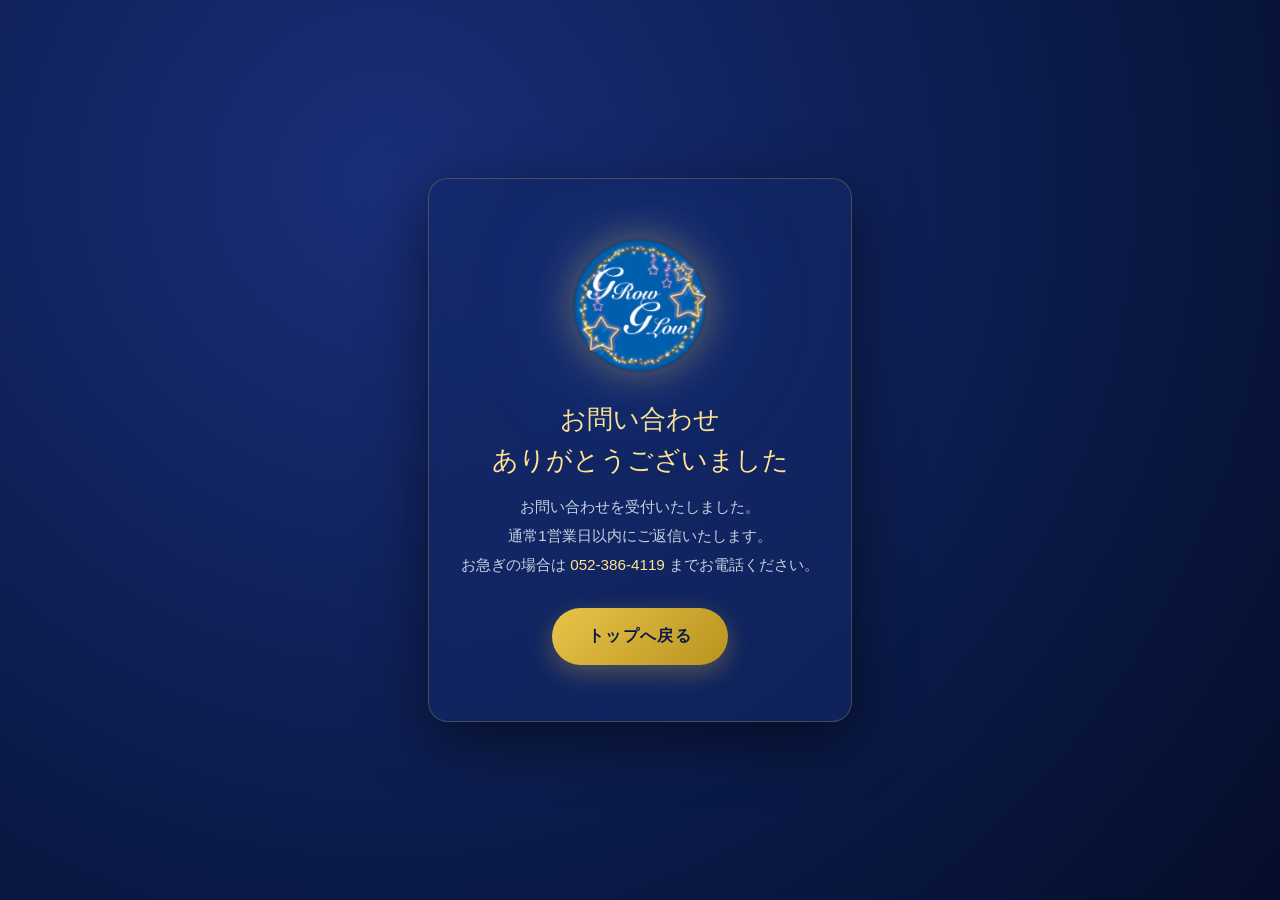
<file: thanks.html>
<!DOCTYPE html>
<html lang="ja">
<head>
<meta charset="UTF-8">
<meta name="viewport" content="width=device-width, initial-scale=1.0">
<meta name="robots" content="noindex">
<title>お問い合わせありがとうございました｜GRowGLowDesign</title>
<link rel="stylesheet" href="assets/css/main.css">
<style>
  body { min-height: 100vh; display: flex; align-items: center; justify-content: center; background: radial-gradient(circle at 30% 20%, #1a2e7a 0%, #0a1a48 60%, #050d2a 100%); color: #f0f0f8; }
  .thanks-box { max-width: 560px; text-align: center; padding: 56px 32px; background: rgba(19,40,104,0.6); border: 1px solid rgba(232,196,74,0.25); border-radius: 20px; box-shadow: 0 18px 60px rgba(0,0,0,0.5); backdrop-filter: blur(8px); }
  .thanks-logo { display: block; margin: 0 auto; width: 140px; height: auto; filter: drop-shadow(0 0 20px rgba(255, 208, 77, 0.4)) drop-shadow(0 0 50px rgba(32, 96, 208, 0.3)); }
  .thanks-title { font-family: 'Quicksand','Noto Sans JP',sans-serif; font-size: 1.6rem; margin: 24px 0 12px; color: #ffe494; font-weight: 400; line-height: 1.6; }
  .thanks-desc { color: #c8d0e0; line-height: 1.9; margin: 0 0 28px; font-size: 0.95rem; }
  .thanks-desc a { color: #ffe494; }
  .thanks-btn { display: inline-block; padding: 14px 36px; background: linear-gradient(135deg,#e8c44a,#b89420); color: #0a1a48; border-radius: 999px; text-decoration: none; font-weight: 700; letter-spacing: 0.08em; box-shadow: 0 8px 24px rgba(232,196,74,0.3); }
</style>
</head>
<body>
  <div class="thanks-box">
    <img src="assets/images/logo.png" alt="GRowGLowDesign" class="thanks-logo">
    <h1 class="thanks-title">お問い合わせ<br>ありがとうございました</h1>
    <p class="thanks-desc">
      お問い合わせを受付いたしました。<br>
      通常1営業日以内にご返信いたします。<br>
      お急ぎの場合は <a href="tel:0523864119">052-386-4119</a> までお電話ください。
    </p>
    <a href="index.html" class="thanks-btn">トップへ戻る</a>
  </div>
</body>
</html>
</file>
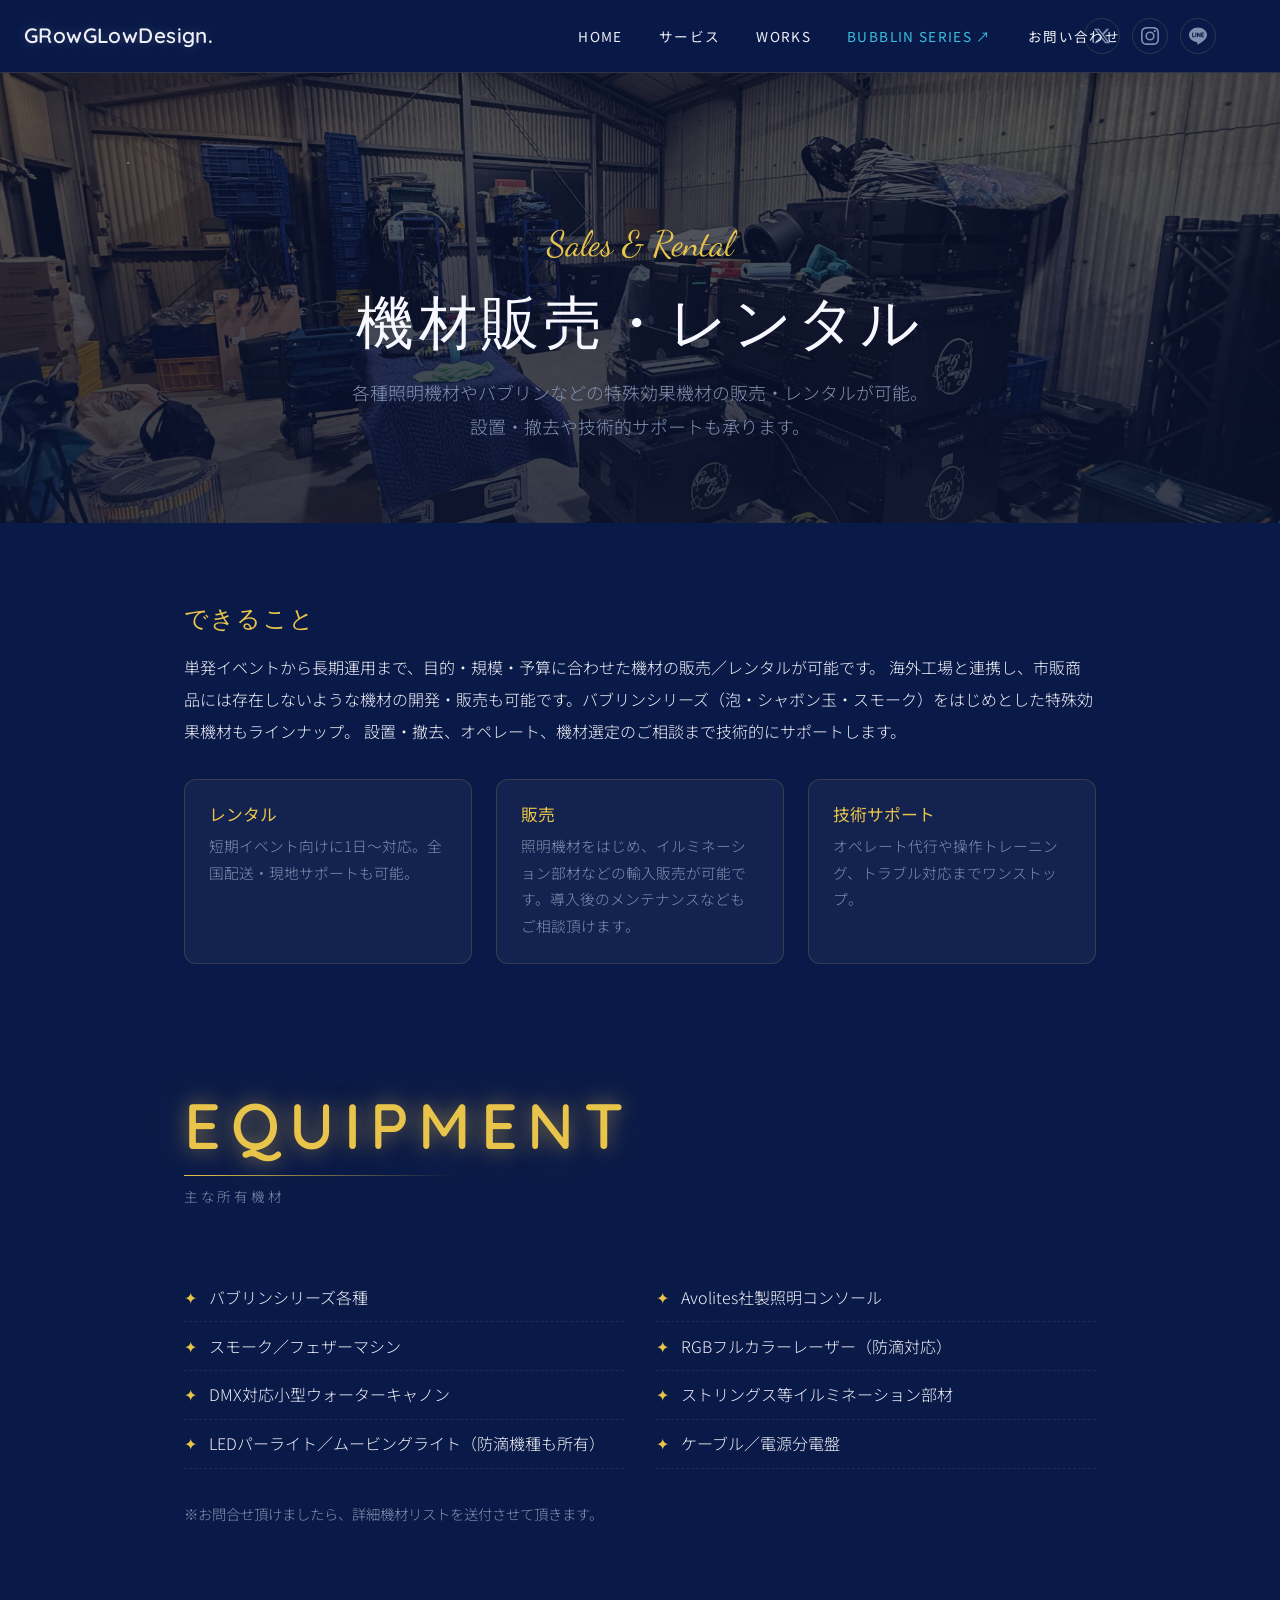
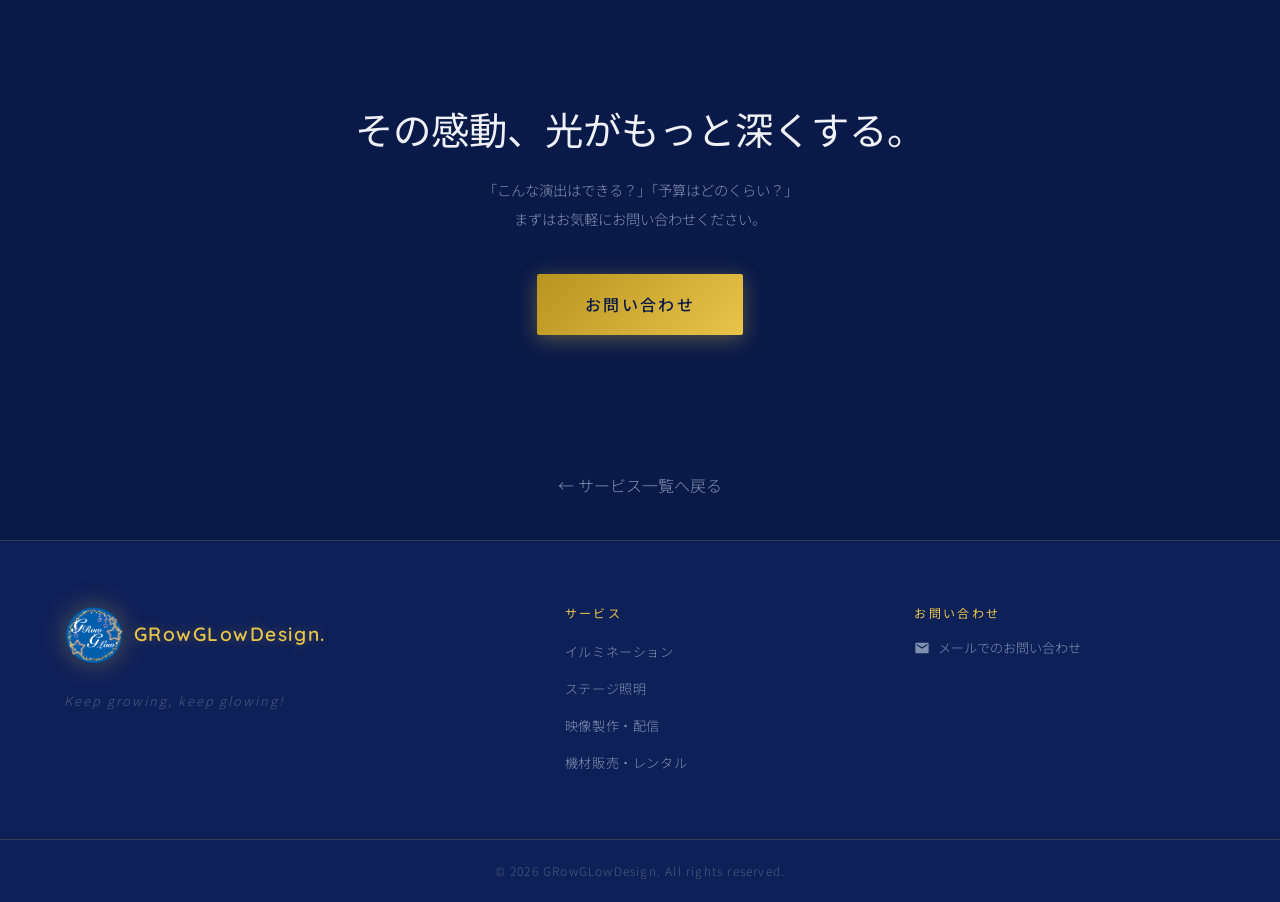
<file: services/equipment.html>
<!DOCTYPE html>
<html lang="ja">
<head>
    <meta charset="UTF-8">
    <meta name="viewport" content="width=device-width, initial-scale=1.0">
    <title>機材販売・レンタル – GRowGLowDesign</title>
    <link rel="preconnect" href="https://fonts.googleapis.com">
    <link href="https://fonts.googleapis.com/css2?family=Quicksand:wght@400;500;600;700&family=Cormorant+Garamond:ital,wght@0,400;0,600;1,400&family=Noto+Sans+JP:wght@300;400;500;700&family=Dancing+Script:wght@600;700&family=Zen+Maru+Gothic:wght@500;700;900&display=swap" rel="stylesheet">
    <link rel="stylesheet" href="../assets/css/main.css?v=31">
    <style>
        .site-header { position: sticky; }
        .service-page-hero {
            position: relative;
            padding: 140px var(--container-pad) 80px;
            text-align: center;
            background:
                linear-gradient(rgba(10,20,50,0.65), rgba(10,20,50,0.8)),
                url('../assets/images/equipment/warehouse.jpg') center/cover no-repeat;
            overflow: hidden;
        }
        .service-page-hero::before {
            content: '';
            position: absolute;
            inset: 0;
            background:
                radial-gradient(circle 2px at 10% 20%, #fff 0%, transparent 60%),
                radial-gradient(circle 1.5px at 80% 30%, #ffd862 0%, transparent 60%),
                radial-gradient(circle 2px at 30% 70%, #ff9ec7 0%, transparent 60%),
                radial-gradient(circle 1.5px at 70% 80%, #b8e6ff 0%, transparent 60%),
                radial-gradient(circle 2px at 90% 60%, #fff 0%, transparent 60%);
            opacity: 0.7;
            animation: twinkle 4s ease-in-out infinite;
            pointer-events: none;
        }
        .service-page-eyebrow {
            font-family: var(--font-script);
            font-size: clamp(1.4rem, 3vw, 2.2rem);
            color: var(--color-gold);
            margin-bottom: 0.5rem;
        }
        .service-page-title {
            font-family: var(--font-logo);
            font-size: clamp(2.2rem, 5vw, 3.6rem);
            color: #f6f7ff;
            margin-bottom: 1rem;
            letter-spacing: 0.08em;
        }
        .service-page-lead {
            max-width: 720px;
            margin: 0 auto;
            color: var(--color-text-muted);
            font-size: clamp(1rem, 1.4vw, 1.15rem);
            line-height: 1.9;
        }
        .service-detail {
            max-width: 960px;
            margin: 0 auto;
            padding: 80px var(--container-pad);
        }
        .service-detail h3 {
            font-family: var(--font-logo);
            font-size: 1.5rem;
            color: var(--color-gold);
            margin-bottom: 1rem;
            letter-spacing: 0.05em;
        }
        .service-detail p {
            line-height: 2;
            margin-bottom: 1.5rem;
        }
        .service-feature-grid {
            display: grid;
            grid-template-columns: repeat(auto-fit, minmax(240px, 1fr));
            gap: 1.5rem;
            margin-top: 2rem;
        }
        .service-feature {
            padding: 1.5rem;
            background: rgba(255,255,255,0.04);
            border: 1px solid var(--color-border);
            border-radius: 12px;
        }
        .service-feature h4 {
            color: var(--color-gold);
            margin-bottom: 0.5rem;
            font-size: 1.05rem;
        }
        .service-feature p {
            font-size: 0.92rem;
            color: var(--color-text-muted);
            line-height: 1.8;
            margin: 0;
        }
        .service-gallery {
            max-width: 1200px;
            margin: 0 auto;
            padding: 40px var(--container-pad) 80px;
        }
        .service-gallery-grid {
            display: grid;
            grid-template-columns: repeat(auto-fit, minmax(240px, 1fr));
            gap: 1rem;
            margin-top: 2rem;
        }
        .service-gallery-item {
            aspect-ratio: 4/3;
            background: linear-gradient(135deg,#0d1530,#111c3a);
            border: 1px solid var(--color-border);
            border-radius: 8px;
            display: flex;
            align-items: center;
            justify-content: center;
            color: #4a5a7a;
            font-size: 2rem;
        }
        .service-equipment {
            max-width: 960px;
            margin: 0 auto;
            padding: 40px var(--container-pad) 80px;
        }
        .service-equipment ul {
            columns: 2;
            column-gap: 2rem;
            list-style: none;
            padding: 0;
        }
        .service-equipment li {
            padding: 0.6rem 0;
            border-bottom: 1px dashed rgba(255,255,255,0.08);
            break-inside: avoid;
        }
        .service-equipment li::before {
            content: '✦ ';
            color: var(--color-gold);
            margin-right: 0.5rem;
        }
        .service-back {
            text-align: center;
            padding: 40px var(--container-pad);
        }
        .service-back a {
            display: inline-flex;
            align-items: center;
            gap: 0.5rem;
            color: var(--color-text-muted);
            transition: color var(--transition-fast);
        }
        .service-back a:hover { color: var(--color-gold); }
        .service-equipment-note {
            margin-top: 2rem;
            color: var(--color-text-muted);
            font-size: 0.9rem;
            text-align: left;
        }
        @media (max-width: 768px) {
            .service-equipment ul { columns: 1; }
        }
    </style>
</head>
<body>

<div id="page" class="site">

<!-- ヘッダー -->
<header id="masthead" class="site-header">
    <div class="header-inner">
        <div class="site-branding">
            <a href="../index.html" class="logo-link">
                <span class="site-title-text">GRowGLowDesign.</span>
            </a>
        </div>
        <button class="nav-toggle" id="nav-toggle" aria-expanded="false" aria-label="メニューを開く">
            <span class="hamburger-line"></span>
            <span class="hamburger-line"></span>
            <span class="hamburger-line"></span>
        </button>
        <div class="sns-links">
            <a href="https://x.com/GGD5055" class="sns-link" aria-label="X" target="_blank" rel="noopener noreferrer"><svg viewBox="0 0 24 24"><path d="M18.244 2.25h3.308l-7.227 8.26 8.502 11.24H16.17l-5.214-6.817L4.99 21.75H1.68l7.73-8.835L1.254 2.25H8.08l4.713 6.231zm-1.161 17.52h1.833L7.084 4.126H5.117z"/></svg></a>
            <a href="https://www.instagram.com/ggd_5055/" class="sns-link" aria-label="Instagram" target="_blank" rel="noopener noreferrer"><svg viewBox="0 0 24 24"><path d="M12 2.163c3.204 0 3.584.012 4.85.07 3.252.148 4.771 1.691 4.919 4.919.058 1.265.069 1.645.069 4.849 0 3.205-.012 3.584-.069 4.849-.149 3.225-1.664 4.771-4.919 4.919-1.266.058-1.644.07-4.85.07-3.204 0-3.584-.012-4.849-.07-3.26-.149-4.771-1.699-4.919-4.92-.058-1.265-.07-1.644-.07-4.849 0-3.204.013-3.583.07-4.849.149-3.227 1.664-4.771 4.919-4.919 1.266-.057 1.645-.069 4.849-.069zM12 0C8.741 0 8.333.014 7.053.072 2.695.272.273 2.69.073 7.052.014 8.333 0 8.741 0 12c0 3.259.014 3.668.072 4.948.2 4.358 2.618 6.78 6.98 6.98C8.333 23.986 8.741 24 12 24c3.259 0 3.668-.014 4.948-.072 4.354-.2 6.782-2.618 6.979-6.98.059-1.28.073-1.689.073-4.948 0-3.259-.014-3.667-.072-4.947-.196-4.354-2.617-6.78-6.979-6.98C15.668.014 15.259 0 12 0zm0 5.838a6.162 6.162 0 100 12.324 6.162 6.162 0 000-12.324zM12 16a4 4 0 110-8 4 4 0 010 8zm6.406-11.845a1.44 1.44 0 100 2.881 1.44 1.44 0 000-2.881z"/></svg></a>
            <a href="https://line.me/R/ti/p/@539athhn" class="sns-link" aria-label="LINE" target="_blank" rel="noopener noreferrer"><svg viewBox="0 0 24 24"><path d="M19.365 9.863c.349 0 .63.285.63.631 0 .345-.281.63-.63.63H17.61v1.125h1.755c.349 0 .63.283.63.63 0 .344-.281.629-.63.629h-2.386c-.345 0-.627-.285-.627-.629V8.108c0-.345.282-.63.63-.63h2.386c.346 0 .627.285.627.63 0 .349-.281.63-.63.63H17.61v1.125h1.755zm-3.855 3.016c0 .27-.174.51-.432.596-.064.021-.133.031-.199.031-.211 0-.391-.09-.51-.25l-2.443-3.317v2.94c0 .344-.279.629-.631.629-.346 0-.626-.285-.626-.629V8.108c0-.27.173-.51.43-.595.06-.023.136-.033.194-.033.195 0 .375.104.495.254l2.462 3.33V8.108c0-.345.282-.63.63-.63.345 0 .63.285.63.63v4.771zm-5.741 0c0 .344-.282.629-.631.629-.345 0-.627-.285-.627-.629V8.108c0-.345.282-.63.63-.63.346 0 .628.285.628.63v4.771zm-2.466.629H4.917c-.345 0-.63-.285-.63-.629V8.108c0-.345.285-.63.63-.63.348 0 .63.285.63.63v4.141h1.756c.348 0 .629.283.629.63 0 .344-.282.629-.629.629M24 10.314C24 4.943 18.615.572 12 .572S0 4.943 0 10.314c0 4.811 4.27 8.842 10.035 9.608.391.082.923.258 1.058.59.12.301.079.766.038 1.08l-.164 1.02c-.045.301-.24 1.186 1.049.645 1.291-.539 6.916-4.078 9.436-6.975C23.176 14.393 24 12.458 24 10.314"/></svg></a>
        </div>
    </div>
</header>

<nav class="primary-nav" id="primary-nav">
    <ul class="nav-menu">
        <li><a href="../index.html#hero">HOME</a></li>
        <li><a href="../index.html#services">サービス</a></li>
        <li><a href="../index.html#works">WORKS</a></li>
        <li><a href="/bubblin/" class="nav-external" target="_blank" rel="noopener">BUBBLIN SERIES ↗</a></li>
        <li><a href="../index.html#contact">お問い合わせ</a></li>
    </ul>
</nav>

<div id="content" class="site-content">
<main id="main" class="site-main">

    <!-- Page Hero -->
    <section class="service-page-hero">
        <p class="service-page-eyebrow">Sales & Rental</p>
        <h1 class="service-page-title">機材販売・レンタル</h1>
        <p class="service-page-lead">各種照明機材やバブリンなどの特殊効果機材の販売・レンタルが可能。<br>設置・撤去や技術的サポートも承ります。</p>
    </section>

    <!-- Detail -->
    <section class="service-detail">
        <h3>できること</h3>
        <p>
            単発イベントから長期運用まで、目的・規模・予算に合わせた機材の販売／レンタルが可能です。
            海外工場と連携し、市販商品には存在しないような機材の開発・販売も可能です。バブリンシリーズ（泡・シャボン玉・スモーク）をはじめとした特殊効果機材もラインナップ。
            設置・撤去、オペレート、機材選定のご相談まで技術的にサポートします。
        </p>

        <div class="service-feature-grid">
            <div class="service-feature">
                <h4>レンタル</h4>
                <p>短期イベント向けに1日〜対応。全国配送・現地サポートも可能。</p>
            </div>
            <div class="service-feature">
                <h4>販売</h4>
                <p>照明機材をはじめ、イルミネーション部材などの輸入販売が可能です。導入後のメンテナンスなどもご相談頂けます。</p>
            </div>
            <div class="service-feature">
                <h4>技術サポート</h4>
                <p>オペレート代行や操作トレーニング、トラブル対応までワンストップ。</p>
            </div>
        </div>
    </section>

    <!-- Equipment -->
    <section class="service-equipment">
        <div class="section-header section-header--left">
            <h2 class="section-title">EQUIPMENT</h2>
            <p class="section-subtitle">主な所有機材</p>
        </div>
        <ul>
            <li>バブリンシリーズ各種</li>
            <li>スモーク／フェザーマシン</li>
            <li>DMX対応小型ウォーターキャノン</li>
            <li>LEDパーライト／ムービングライト（防滴機種も所有）</li>
            <li>Avolites社製照明コンソール</li>
            <li>RGBフルカラーレーザー（防滴対応）</li>
            <li>ストリングス等イルミネーション部材</li>
            <li>ケーブル／電源分電盤</li>
        </ul>
        <p class="service-equipment-note">※お問合せ頂けましたら、詳細機材リストを送付させて頂きます。</p>
    </section>

    <!-- CTA -->
    <section class="section cta-section">
        <div class="container">
            <div class="cta-inner">
                <h2 class="cta-title">その感動、光がもっと深くする。</h2>
                <p class="cta-text">「こんな演出はできる？」「予算はどのくらい？」<br>まずはお気軽にお問い合わせください。</p>
                <div class="cta-buttons">
                    <a href="mailto:info@grow-glow.net" class="btn btn-primary btn-large">お問い合わせ</a>
                </div>
            </div>
        </div>
    </section>

    <div class="service-back">
        <a href="../index.html#services">← サービス一覧へ戻る</a>
    </div>

</main>
</div>

<!-- フッター -->
<footer id="colophon" class="site-footer">
    <div class="footer-inner">
        <div class="footer-brand">
            <a href="../index.html" class="footer-logo-link">
                <img src="../assets/images/logo.png" alt="GRowGLowDesign." class="footer-logo-img">
                <span class="footer-logo-text">GRowGLowDesign.</span>
            </a>
            <p class="footer-tagline">Keep growing, keep glowing!</p>
        </div>
        <nav class="footer-nav">
            <div class="footer-nav-group">
                <h4 class="footer-nav-title">サービス</h4>
                <ul>
                    <li><a href="illumination.html">イルミネーション</a></li>
                    <li><a href="stage-lighting.html">ステージ照明</a></li>
                    <li><a href="video.html">映像製作・配信</a></li>
                    <li><a href="equipment.html">機材販売・レンタル</a></li>
                </ul>
            </div>
        </nav>
        <div class="footer-contact">
            <h4 class="footer-nav-title">お問い合わせ</h4>
            <a href="mailto:info@grow-glow.net" class="footer-mail">
                <svg width="16" height="16" viewBox="0 0 24 24" fill="currentColor"><path d="M20 4H4c-1.1 0-2 .9-2 2v12c0 1.1.9 2 2 2h16c1.1 0 2-.9 2-2V6c0-1.1-.9-2-2-2zm0 4l-8 5-8-5V6l8 5 8-5v2z"/></svg>
                メールでのお問い合わせ
            </a>
        </div>
    </div>
    <div class="footer-bottom">
        <p class="copyright">&copy; 2026 GRowGLowDesign. All rights reserved.</p>
    </div>
</footer>

</div>

<script src="../assets/js/main.js?v=25"></script>
</body>
</html>
</file>
<file: assets/css/main.css>
/* =============================================================
   GRowGLowDesign - Main Stylesheet
   Theme: Night Stage / 光と夜の演出空間
   ============================================================= */

/* ─────────────────────────────────────────────
   CSS カスタムプロパティ
───────────────────────────────────────────── */
:root {
    /* カラー — ロゴ準拠 */
    --color-bg:          #0a1a48;
    --color-bg-2:        #0e2058;
    --color-bg-card:     #132868;
    --color-bg-card-2:   #183070;

    --color-gold:        #e8c44a;
    --color-gold-light:  #ffe494;
    --color-gold-dark:   #b89420;
    --color-gold-glow:   rgba(232, 196, 74, 0.35);

    --color-blue:        #2968c8;
    --color-blue-light:  #4a8cf0;
    --color-blue-dark:   #1c4a9a;
    --color-blue-royal:  #2968c8;
    --color-blue-glow:   rgba(41, 104, 200, 0.45);

    --color-pink:        #d070b8;
    --color-pink-light:  #f0a0d8;
    --color-pink-glow:   rgba(208, 112, 184, 0.35);

    --color-text:        #f0f0f8;
    --color-text-muted:  #8090b0;
    --color-text-dim:    #4a5a7a;
    --color-white:       #ffffff;

    --color-border:      rgba(255, 208, 77, 0.15);
    --color-border-card: rgba(100, 140, 220, 0.2);

    /* タイポグラフィ */
    --font-heading:  'Quicksand', 'Noto Sans JP', sans-serif;
    --font-script:   'Dancing Script', cursive;
    --font-body:     'Noto Sans JP', sans-serif;
    --font-en:       'Quicksand', sans-serif;
    --font-logo:     'Quicksand', sans-serif;

    /* スペーシング */
    --space-xs:   0.5rem;
    --space-sm:   1rem;
    --space-md:   2rem;
    --space-lg:   4rem;
    --space-xl:   6rem;
    --space-2xl:  8rem;

    /* レイアウト */
    --container-max: 1200px;
    --container-pad: 1.5rem;

    /* トランジション */
    --transition-fast:   0.2s ease;
    --transition-base:   0.35s ease;
    --transition-slow:   0.6s ease;

    /* シャドウ・グロウ */
    --glow-gold:   0 0 20px rgba(255, 208, 77, 0.5), 0 0 60px rgba(255, 208, 77, 0.2);
    --glow-blue:   0 0 20px rgba(32, 96, 208, 0.5), 0 0 60px rgba(32, 96, 208, 0.2);
    --glow-pink:   0 0 20px rgba(224, 128, 200, 0.5), 0 0 60px rgba(224, 128, 200, 0.2);
    --shadow-card: 0 8px 32px rgba(0, 0, 10, 0.6);
}


/* ─────────────────────────────────────────────
   リセット・ベース
───────────────────────────────────────────── */
*, *::before, *::after {
    box-sizing: border-box;
    margin: 0;
    padding: 0;
}

html {
    scroll-behavior: smooth;
    font-size: 16px;
}

body {
    background-color: var(--color-bg);
    color: var(--color-text);
    font-family: var(--font-body);
    font-weight: 300;
    line-height: 1.8;
    overflow-x: hidden;
    -webkit-font-smoothing: antialiased;
}

img {
    max-width: 100%;
    height: auto;
    display: block;
}

a {
    color: var(--color-gold);
    text-decoration: none;
    transition: color var(--transition-fast);
}

a:hover {
    color: var(--color-gold-light);
}

ul, ol {
    list-style: none;
}

h1, h2, h3, h4, h5, h6 {
    font-weight: 400;
    line-height: 1.3;
}


/* ─────────────────────────────────────────────
   レイアウト
───────────────────────────────────────────── */
.container {
    max-width: var(--container-max);
    margin: 0 auto;
    padding: 0 var(--container-pad);
}

.section {
    padding: var(--space-xl) 0;
}

.site-content {
    min-height: 60vh;
}


/* ─────────────────────────────────────────────
   セクションヘッダー
───────────────────────────────────────────── */
.section-header {
    text-align: center;
    margin-bottom: var(--space-lg);
}

.section-header--left {
    text-align: left;
}

.section-title {
    font-family: var(--font-en);
    font-size: clamp(2.5rem, 5vw, 4rem);
    font-weight: 600;
    letter-spacing: 0.15em;
    color: var(--color-gold);
    text-shadow: var(--glow-gold);
    position: relative;
    display: inline-block;
}

.section-title::after {
    content: '';
    display: block;
    width: 60%;
    height: 1px;
    background: linear-gradient(90deg, var(--color-gold), transparent);
    margin: 0.5rem auto 0;
}

.section-header--left .section-title::after {
    margin-left: 0;
}

.section-subtitle {
    font-size: 0.85rem;
    letter-spacing: 0.2em;
    color: var(--color-text-muted);
    margin-top: 0.5rem;
    text-transform: uppercase;
}

.section-footer {
    text-align: center;
    margin-top: var(--space-lg);
}


/* ─────────────────────────────────────────────
   ボタン
───────────────────────────────────────────── */
.btn {
    display: inline-block;
    padding: 0.75rem 2rem;
    font-family: var(--font-body);
    font-size: 0.9rem;
    font-weight: 500;
    letter-spacing: 0.15em;
    border-radius: 2px;
    cursor: pointer;
    transition: all var(--transition-base);
    text-align: center;
    border: none;
}

.btn-primary {
    background: linear-gradient(135deg, var(--color-gold-dark), var(--color-gold));
    color: var(--color-bg);
    box-shadow: 0 4px 20px var(--color-gold-glow);
}

.btn-primary:hover {
    background: linear-gradient(135deg, var(--color-gold), var(--color-gold-light));
    box-shadow: var(--glow-gold);
    color: var(--color-bg);
    transform: translateY(-2px);
}

.btn-outline {
    background: transparent;
    color: var(--color-gold);
    border: 1px solid var(--color-gold);
}

.btn-outline:hover {
    background: var(--color-gold-glow);
    box-shadow: var(--glow-gold);
    color: var(--color-gold-light);
    transform: translateY(-2px);
}

.btn-large {
    padding: 1rem 3rem;
    font-size: 1rem;
}


/* ─────────────────────────────────────────────
   ヘッダー
───────────────────────────────────────────── */
.site-header {
    position: fixed;
    top: 0;
    left: 0;
    right: 0;
    z-index: 100;
    background: rgba(10, 26, 72, 0.85);
    backdrop-filter: blur(12px);
    -webkit-backdrop-filter: blur(12px);
    border-bottom: 1px solid var(--color-border);
    transition: background var(--transition-base);
}

.site-header.is-scrolled {
    background: rgba(10, 26, 72, 0.97);
}

.header-inner {
    max-width: var(--container-max);
    margin: 0 auto;
    padding: 0 var(--container-pad);
    display: flex;
    align-items: center;
    justify-content: space-between;
    height: 72px;
    gap: 2rem;
    width: 100%;
    box-sizing: border-box;
}

/* ロゴ（左端固定） */
.site-branding {
    position: absolute;
    left: var(--container-pad);
    top: 50%;
    transform: translateY(-50%);
    flex-shrink: 0;
    z-index: 2;
}

.logo-link {
    display: flex;
    align-items: center;
    text-decoration: none;
}

.logo-link img,
.logo-link .custom-logo {
    height: 52px;
    width: auto;
    filter: drop-shadow(0 0 8px rgba(240,200,80,0.3));
    transition: filter var(--transition-base);
}

.logo-link:hover img,
.logo-link:hover .custom-logo {
    filter: drop-shadow(0 0 14px rgba(240,200,80,0.5));
}

.site-title-text {
    font-family: var(--font-logo);
    font-size: 1.3rem;
    font-weight: 600;
    letter-spacing: 0.02em;
    color: #f0f0f8;
    text-shadow: 0 0 12px rgba(255,255,255,0.2);
}

/* プライマリナビ（PCではヘッダー右に重ねる） */
.primary-nav {
    position: fixed;
    top: 0;
    right: calc(var(--container-pad) + 120px);
    height: 72px;
    display: flex;
    align-items: center;
    z-index: 101;
}

.nav-menu {
    display: flex;
    align-items: center;
    gap: 0.25rem;
}

.nav-menu li {
    position: relative;
}

.nav-menu a {
    display: block;
    padding: 0.5rem 1rem;
    font-size: 0.85rem;
    font-weight: 400;
    letter-spacing: 0.1em;
    color: var(--color-text);
    transition: color var(--transition-fast);
}

.nav-menu a:hover,
.nav-menu .current-menu-item > a,
.nav-menu .current_page_item > a {
    color: var(--color-gold);
}

/* ドロップダウン */
.nav-menu .sub-menu {
    display: none;
    position: absolute;
    top: 100%;
    left: 50%;
    transform: translateX(-50%);
    background: rgba(8, 15, 36, 0.97);
    border: 1px solid var(--color-border);
    border-radius: 4px;
    min-width: 160px;
    padding: 0.5rem 0;
    backdrop-filter: blur(12px);
}

.nav-menu li:hover > .sub-menu {
    display: block;
}

.nav-menu .sub-menu a {
    padding: 0.6rem 1.2rem;
    white-space: nowrap;
    font-size: 0.82rem;
}

/* ハンバーガー */
.nav-toggle {
    display: none;
    flex-direction: column;
    justify-content: center;
    align-items: center;
    gap: 5px;
    width: 36px;
    height: 36px;
    background: none;
    border: none;
    cursor: pointer;
    margin-left: auto;
    padding: 0;
}

.hamburger-line {
    display: block;
    width: 24px;
    height: 2px;
    background: var(--color-gold);
    border-radius: 2px;
    transition: all var(--transition-base);
}

.nav-toggle.is-active .hamburger-line:nth-child(1) {
    transform: translateY(7px) rotate(45deg);
}
.nav-toggle.is-active .hamburger-line:nth-child(2) {
    opacity: 0;
}
.nav-toggle.is-active .hamburger-line:nth-child(3) {
    transform: translateY(-7px) rotate(-45deg);
}


/* ─────────────────────────────────────────────
   HERO セクション
───────────────────────────────────────────── */
.hero {
    position: relative;
    min-height: 100vh;
    display: flex;
    align-items: center;
    justify-content: center;
    overflow: hidden;
    background: radial-gradient(ellipse at 50% 60%, #1a3a80 0%, #0a1a48 70%);
}

.hero-bg {
    position: absolute;
    inset: 0;
    overflow: hidden;
}

.hero-stars {
    position: absolute;
    inset: 0;
}

.hero-shooting-foreground {
    position: absolute;
    inset: 0;
    pointer-events: none;
    z-index: 5;
    overflow: hidden;
}

.hero-tree {
    position: absolute;
    bottom: 0;
    width: clamp(140px, 18vw, 260px);
    height: auto;
    opacity: 0.85;
    pointer-events: none;
    filter: drop-shadow(0 0 20px rgba(255,208,77,0.25)) drop-shadow(0 0 40px rgba(32,96,208,0.3));
}
.hero-tree--left { left: 2vw; }
.hero-tree--right { right: 2vw; }

.hero-tree-lights circle {
    animation: treeTwinkle 2.5s ease-in-out infinite;
    filter: drop-shadow(0 0 4px currentColor);
}
.hero-tree--left .hero-tree-lights circle:nth-child(odd) { animation-delay: 0.3s; }
.hero-tree--left .hero-tree-lights circle:nth-child(3n) { animation-delay: 0.8s; }
.hero-tree--left .hero-tree-lights circle:nth-child(5n) { animation-delay: 1.4s; }
.hero-tree--right .hero-tree-lights circle:nth-child(odd) { animation-delay: 0.6s; }
.hero-tree--right .hero-tree-lights circle:nth-child(3n) { animation-delay: 1.1s; }
.hero-tree--right .hero-tree-lights circle:nth-child(5n) { animation-delay: 1.9s; }

@keyframes treeTwinkle {
    0%, 100% { opacity: 0.4; }
    50% { opacity: 1; }
}

@media (max-width: 640px) {
    .hero-tree { opacity: 0.6; width: clamp(100px, 28vw, 160px); }
}

.hero-content {
    position: relative;
    z-index: 2;
    display: flex;
    flex-direction: column;
    align-items: center;
    text-align: center;
    padding: calc(72px + 2rem) var(--container-pad) 4rem;
    max-width: 1000px;
    margin: 0 auto;
    animation: fadeInUp 1s ease both;
}

.hero-logo {
    position: relative;
    margin-bottom: 2rem;
    display: inline-block;
}
.hero-logo::before,
.hero-logo::after {
    content: '';
    position: absolute;
    inset: -6%;
    border-radius: 50%;
    pointer-events: none;
    background:
        radial-gradient(circle 3px at 10% 50%, #ffffff 0%, rgba(255,255,255,0) 70%),
        radial-gradient(circle 2px at 90% 50%, #ffffff 0%, rgba(255,255,255,0) 70%),
        radial-gradient(circle 2.5px at 50% 8%, #fff6c0 0%, rgba(255,246,192,0) 70%),
        radial-gradient(circle 2.5px at 50% 92%, #ffd862 0%, rgba(255,216,98,0) 70%),
        radial-gradient(circle 2px at 22% 18%, #ff9ec7 0%, rgba(255,158,199,0) 70%),
        radial-gradient(circle 2px at 78% 18%, #b8e6ff 0%, rgba(184,230,255,0) 70%),
        radial-gradient(circle 2px at 22% 82%, #ffd862 0%, rgba(255,216,98,0) 70%),
        radial-gradient(circle 2.5px at 78% 82%, #ffffff 0%, rgba(255,255,255,0) 70%);
    animation: logoSparkle 3.2s linear infinite;
}
.hero-logo::after { display: none; }

.hero-logo-particles {
    position: absolute;
    inset: 12%;
    border-radius: 50%;
    pointer-events: none;
    overflow: hidden;
    mix-blend-mode: screen;
    z-index: 2;
}
.hero-logo-particles span {
    position: absolute;
    border-radius: 50%;
    filter: blur(0.4px);
    animation: logoTwinkle var(--dur, 2.4s) ease-in-out infinite;
    animation-delay: var(--delay, 0s);
    opacity: 0;
}
@keyframes logoTwinkle {
    0%, 100% { opacity: 0;    transform: scale(0.6); }
    50%      { opacity: 0.95; transform: scale(1);   }
}
@keyframes logoSparkle {
    0%   { transform: rotate(0deg)   scale(1);    opacity: 0.95; }
    50%  { transform: rotate(180deg) scale(1.04); opacity: 0.6;  }
    100% { transform: rotate(360deg) scale(1);    opacity: 0.95; }
}

.hero-logo img {
    max-width: 320px;
    margin: 0 auto;
    filter: drop-shadow(0 0 30px rgba(255, 208, 77, 0.4)) drop-shadow(0 0 80px rgba(32, 96, 208, 0.3));
}

.hero-logo-text {
    font-family: var(--font-logo);
    font-size: clamp(2rem, 6vw, 3.5rem);
    font-weight: 600;
    letter-spacing: 0.1em;
    color: var(--color-gold);
    text-shadow: var(--glow-gold);
    line-height: 1.1;
}

.hero-tagline {
    width: 100%;
    text-align: center;
    font-family: var(--font-script);
    font-size: clamp(2rem, 5.5vw, 4.4rem);
    color: var(--color-gold);
    text-shadow: var(--glow-gold);
    letter-spacing: 0.05em;
    margin-bottom: 1rem;
}

.hero-sub {
    width: 100%;
    text-align: center;
    font-size: clamp(1.1rem, 1.8vw, 1.4rem);
    color: var(--color-text-muted);
    letter-spacing: 0.1em;
    margin-bottom: 2.5rem;
}

.hero-cta {
    width: 100%;
    display: flex;
    gap: 1rem;
    justify-content: center;
    flex-wrap: wrap;
}

.hero-scroll {
    position: absolute;
    bottom: 2rem;
    left: 50%;
    transform: translateX(-50%);
    display: flex;
    flex-direction: column;
    align-items: center;
    gap: 0.5rem;
    z-index: 2;
    animation: bounce 2s ease infinite;
}

.scroll-line {
    display: block;
    width: 1px;
    height: 40px;
    background: linear-gradient(to bottom, var(--color-gold), transparent);
}

.scroll-text {
    font-size: 0.65rem;
    letter-spacing: 0.3em;
    color: var(--color-text-dim);
}


/* ─────────────────────────────────────────────
   SERVICES セクション
───────────────────────────────────────────── */
.services-section {
    background: var(--color-bg-2);
}

.services-grid {
    display: grid;
    grid-template-columns: repeat(auto-fit, minmax(240px, 1fr));
    gap: 1.5rem;
}

.service-card {
    display: flex;
    flex-direction: column;
    padding: 2.5rem 2rem;
    background: var(--color-bg-card);
    border: 1px solid var(--color-border-card);
    border-radius: 4px;
    color: var(--color-text);
    text-decoration: none;
    transition: all var(--transition-base);
    position: relative;
    overflow: hidden;
}

.service-card::before {
    content: '';
    position: absolute;
    inset: 0;
    background: radial-gradient(ellipse at 50% 0%, var(--color-gold-glow), transparent 70%);
    opacity: 0;
    transition: opacity var(--transition-base);
}

.service-card:hover {
    border-color: var(--color-gold);
    box-shadow: 0 0 30px var(--color-gold-glow), var(--shadow-card);
    transform: translateY(-4px);
    color: var(--color-text);
}

.service-card:hover::before {
    opacity: 1;
}

.service-card-icon {
    width: 60px;
    height: 60px;
    color: var(--color-gold);
    margin-bottom: 1.5rem;
    position: relative;
    z-index: 1;
    transition: filter var(--transition-base);
}

.service-card:hover .service-card-icon {
    filter: drop-shadow(0 0 8px var(--color-gold));
}

.service-card-title {
    font-size: 1.1rem;
    font-weight: 500;
    color: var(--color-gold);
    margin-bottom: 0.75rem;
    position: relative;
    z-index: 1;
}

.service-card-text {
    font-size: 0.875rem;
    color: var(--color-text-muted);
    line-height: 1.8;
    flex: 1;
    position: relative;
    z-index: 1;
}

.service-card-more {
    margin-top: 1.5rem;
    font-size: 0.8rem;
    letter-spacing: 0.1em;
    color: var(--color-gold);
    position: relative;
    z-index: 1;
}

.service-card-more .arrow {
    display: inline-block;
    transition: transform var(--transition-fast);
}

.service-card:hover .arrow {
    transform: translateX(4px);
}


/* ─────────────────────────────────────────────
   WORKS セクション
───────────────────────────────────────────── */
.works-section {
    background: var(--color-bg);
}

.works-grid {
    display: grid;
    grid-template-columns: repeat(auto-fill, minmax(300px, 1fr));
    gap: 1.5rem;
}

.works-grid--full {
    grid-template-columns: repeat(auto-fill, minmax(280px, 1fr));
}

.works-card {
    background: var(--color-bg-card);
    border: 1px solid var(--color-border-card);
    border-radius: 4px;
    overflow: hidden;
    transition: all var(--transition-base);
}

.works-card:hover {
    border-color: rgba(100, 140, 220, 0.5);
    box-shadow: var(--glow-blue), var(--shadow-card);
    transform: translateY(-4px);
}

.works-card-link {
    display: block;
    color: var(--color-text);
    text-decoration: none;
}

.works-card-image {
    position: relative;
    aspect-ratio: 4 / 3;
    overflow: hidden;
    background: var(--color-bg-card-2);
}

.works-card-image img {
    width: 100%;
    height: 100%;
    object-fit: cover;
    transition: transform var(--transition-slow);
}

.works-card:hover .works-card-image img {
    transform: scale(1.05);
}

.works-card-no-image {
    width: 100%;
    height: 100%;
    display: flex;
    align-items: center;
    justify-content: center;
    font-size: 3rem;
    color: var(--color-text-dim);
    background: linear-gradient(135deg, var(--color-bg-card-2), var(--color-bg-card));
}

.works-card-overlay {
    position: absolute;
    top: 0.75rem;
    left: 0.75rem;
    display: flex;
    flex-wrap: wrap;
    gap: 0.4rem;
}

.works-card-tag {
    display: inline-block;
    padding: 0.2rem 0.6rem;
    background: rgba(10, 26, 72, 0.8);
    border: 1px solid var(--color-gold);
    color: var(--color-gold);
    font-size: 0.7rem;
    letter-spacing: 0.1em;
    border-radius: 2px;
    backdrop-filter: blur(4px);
}

.works-card-body {
    padding: 1.25rem 1.5rem 1.5rem;
}

.works-card-title {
    font-size: 0.95rem;
    font-weight: 500;
    color: var(--color-text);
    margin-bottom: 0.5rem;
    line-height: 1.4;
}

.works-card-excerpt {
    font-size: 0.8rem;
    color: var(--color-text-muted);
    line-height: 1.7;
    display: -webkit-box;
    -webkit-line-clamp: 2;
    -webkit-box-orient: vertical;
    overflow: hidden;
}

.works-card-date {
    display: block;
    margin-top: 0.75rem;
    font-size: 0.75rem;
    color: var(--color-text-dim);
    letter-spacing: 0.05em;
}

.no-works {
    text-align: center;
    color: var(--color-text-muted);
    padding: 4rem;
}


/* ─────────────────────────────────────────────
   Works フィルター
───────────────────────────────────────────── */
.works-filter {
    display: flex;
    flex-wrap: wrap;
    gap: 0.5rem;
    margin-bottom: 2.5rem;
    justify-content: center;
}

.works-filter-btn {
    display: inline-block;
    padding: 0.45rem 1.2rem;
    border: 1px solid var(--color-border-card);
    border-radius: 2px;
    font-size: 0.82rem;
    letter-spacing: 0.1em;
    color: var(--color-text-muted);
    text-decoration: none;
    transition: all var(--transition-fast);
}

.works-filter-btn:hover,
.works-filter-btn.is-active {
    border-color: var(--color-gold);
    color: var(--color-gold);
    background: var(--color-gold-glow);
}


/* ─────────────────────────────────────────────
   ABOUT セクション
───────────────────────────────────────────── */
.about-section {
    background: var(--color-bg-2);
}

.about-inner {
    display: grid;
    grid-template-columns: 1fr 1.5fr;
    gap: 4rem;
    align-items: center;
}

.about-deco {
    position: relative;
    display: flex;
    align-items: center;
    justify-content: center;
    min-height: 300px;
}

.about-circle {
    width: 260px;
    height: 260px;
    border-radius: 50%;
    background: radial-gradient(ellipse, #1a3a8c 0%, #0d1530 60%, transparent 100%);
    border: 1px solid rgba(32, 96, 208, 0.3);
    box-shadow: var(--glow-blue), inset 0 0 60px rgba(32, 96, 208, 0.2);
    animation: float 4s ease-in-out infinite;
}

.about-stars {
    position: absolute;
    font-size: 1.5rem;
    color: var(--color-gold);
    display: flex;
    gap: 1rem;
    text-shadow: var(--glow-gold);
    animation: twinkle 3s ease-in-out infinite alternate;
}

.about-lead {
    font-family: var(--font-script);
    font-size: clamp(1.5rem, 3vw, 2.5rem);
    color: var(--color-gold);
    text-shadow: var(--glow-gold);
    margin-bottom: 1.5rem;
    line-height: 1.4;
}

.about-text {
    font-size: 0.9rem;
    color: var(--color-text-muted);
    line-height: 2;
    margin-bottom: 2rem;
}


/* ─────────────────────────────────────────────
   CTA セクション
───────────────────────────────────────────── */
.cta-section {
    background: var(--color-bg);
    position: relative;
    overflow: hidden;
    text-align: center;
}

.cta-section--small {
    padding: var(--space-lg) 0;
}

.cta-inner {
    position: relative;
    z-index: 2;
}

.cta-sparkle {
    position: absolute;
    inset: 0;
    z-index: 1;
    pointer-events: none;
    opacity: 0.85;
}
.cta-sparkle svg {
    width: 100%;
    height: 100%;
    display: block;
}
.cta-sparkle circle,
.cta-sparkle .sparkle-star path {
    transform-box: fill-box;
    transform-origin: center;
    animation: ctaSparkle 3.2s ease-in-out infinite;
    animation-delay: var(--d, 0s);
    filter: drop-shadow(0 0 6px rgba(255, 220, 140, 0.6));
}
.cta-sparkle .sparkle-star path {
    animation-duration: 2.4s;
    filter: drop-shadow(0 0 8px rgba(255, 244, 194, 0.9));
}
@keyframes ctaSparkle {
    0%, 100% { opacity: 0.2; transform: scale(0.7); }
    50% { opacity: 1; transform: scale(1.15); }
}

.cta-title {
    font-family: var(--font-heading);
    font-size: clamp(1.5rem, 3vw, 2.5rem);
    font-weight: 400;
    color: var(--color-text);
    margin-bottom: 1rem;
    line-height: 1.5;
}

.cta-text {
    font-size: 0.9rem;
    color: var(--color-text-muted);
    margin-bottom: 2.5rem;
    line-height: 2;
}

.cta-buttons {
    display: flex;
    justify-content: center;
    gap: 1rem;
    flex-wrap: wrap;
}

/* LINE CTA */
.line-cta {
    display: flex;
    align-items: center;
    justify-content: center;
    gap: 16px;
    max-width: 580px;
    margin: 0 auto 20px;
    padding: 18px 28px;
    background: linear-gradient(135deg, #06c755, #03a144);
    color: #fff;
    border-radius: 16px;
    text-decoration: none;
    box-shadow: 0 8px 28px rgba(6, 199, 85, 0.35);
    transition: transform 0.2s, box-shadow 0.2s;
    position: relative;
    z-index: 2;
}
.line-cta:hover { transform: translateY(-2px); box-shadow: 0 12px 36px rgba(6, 199, 85, 0.45); }
.line-cta-icon { width: 42px; height: 42px; flex-shrink: 0; }
.line-cta-text { display: flex; flex-direction: column; text-align: left; line-height: 1.3; }
.line-cta-text strong { font-size: 1.05rem; font-weight: 700; letter-spacing: 0.04em; }
.line-cta-text small { font-size: 0.78rem; opacity: 0.9; margin-top: 2px; }

.contact-divider {
    max-width: 580px;
    margin: 8px auto 16px;
    text-align: center;
    font-size: 0.82rem;
    color: var(--color-text-muted);
    position: relative;
    z-index: 2;
    display: flex;
    align-items: center;
    gap: 14px;
}
.contact-divider::before,
.contact-divider::after { content: ''; flex: 1; height: 1px; background: var(--color-border-card); }

/* Contact Form */
.contact-form {
    max-width: 580px;
    margin: 0 auto;
    display: flex;
    flex-direction: column;
    gap: 14px;
    text-align: left;
    position: relative;
    z-index: 2;
}
.contact-form label {
    font-size: 0.78rem;
    font-weight: 600;
    color: var(--color-gold-light);
    letter-spacing: 0.08em;
    margin-bottom: -8px;
    margin-left: 4px;
}
.contact-form input,
.contact-form textarea,
.contact-form select {
    width: 100%;
    padding: 14px 18px;
    border-radius: 12px;
    border: 1px solid var(--color-border-card);
    font-family: var(--font-body);
    font-size: 0.95rem;
    background: rgba(255,255,255,0.06);
    color: var(--color-text);
    transition: border-color 0.2s, background 0.2s;
}
.contact-form input:focus,
.contact-form textarea:focus,
.contact-form select:focus {
    outline: none;
    border-color: var(--color-gold);
    background: rgba(255,255,255,0.1);
}
.contact-form textarea { min-height: 120px; resize: vertical; }
.contact-form select { appearance: none; -webkit-appearance: none; background-image: linear-gradient(45deg, transparent 50%, var(--color-gold-light) 50%), linear-gradient(135deg, var(--color-gold-light) 50%, transparent 50%); background-position: calc(100% - 20px) 50%, calc(100% - 14px) 50%; background-size: 6px 6px, 6px 6px; background-repeat: no-repeat; padding-right: 40px; }
.contact-form select option { background: var(--color-bg-card); color: var(--color-text); }
.contact-form .btn-submit {
    background: linear-gradient(135deg, var(--color-gold), var(--color-gold-dark));
    color: var(--color-bg);
    font-family: var(--font-heading);
    font-weight: 700;
    font-size: 1rem;
    padding: 16px;
    border-radius: 999px;
    border: none;
    cursor: pointer;
    transition: transform 0.2s, box-shadow 0.2s;
    box-shadow: 0 6px 24px var(--color-gold-glow);
    margin-top: 8px;
    letter-spacing: 0.1em;
}
.contact-form .btn-submit:hover {
    transform: translateY(-2px);
    box-shadow: 0 10px 32px var(--color-gold-glow);
}

/* ライトストリング */
.cta-light-string,
.footer-light-string {
    display: flex;
    justify-content: center;
    gap: 8px;
    flex-wrap: wrap;
    padding: 1rem;
    position: relative;
}

.cta-light-string {
    position: absolute;
    top: 0;
    left: 0;
    right: 0;
    justify-content: space-around;
    padding: 0 1rem;
}

.bulb {
    display: inline-block;
    width: 8px;
    height: 12px;
    background: radial-gradient(ellipse, var(--color-gold-light) 0%, var(--color-gold) 50%, var(--color-gold-dark) 100%);
    border-radius: 50% 50% 50% 50% / 60% 60% 40% 40%;
    box-shadow: 0 0 6px var(--color-gold), 0 0 12px var(--color-gold-glow);
    animation: bulbFlicker 3s ease-in-out infinite;
}

.bulb:nth-child(3n)   { animation-delay: -1s; background: radial-gradient(ellipse, var(--color-pink-light) 0%, var(--color-pink) 100%); box-shadow: 0 0 6px var(--color-pink), 0 0 12px var(--color-pink-glow); }
.bulb:nth-child(5n)   { animation-delay: -2s; }
.bulb:nth-child(7n)   { animation-delay: -0.5s; background: radial-gradient(ellipse, #a0d0ff 0%, var(--color-blue-light) 100%); box-shadow: 0 0 6px var(--color-blue-light), 0 0 12px var(--color-blue-glow); }


/* ─────────────────────────────────────────────
   ページヒーロー
───────────────────────────────────────────── */
.page-hero {
    position: relative;
    padding: calc(72px + 4rem) 0 3rem;
    background: radial-gradient(ellipse at 50% 100%, #1a3a80 0%, #0a1a48 70%);
    overflow: hidden;
    text-align: center;
}

.page-hero-bg {
    position: absolute;
    inset: 0;
    overflow: hidden;
}

.page-hero-stars {
    position: absolute;
    inset: 0;
}

.page-hero-title {
    font-family: var(--font-en);
    font-size: clamp(2rem, 5vw, 3.5rem);
    font-weight: 600;
    letter-spacing: 0.2em;
    color: var(--color-gold);
    text-shadow: var(--glow-gold);
    position: relative;
    z-index: 2;
}

.page-hero-sub {
    font-size: 0.85rem;
    letter-spacing: 0.2em;
    color: var(--color-text-muted);
    margin-top: 0.5rem;
    position: relative;
    z-index: 2;
}

/* パンくず */
.breadcrumb {
    position: relative;
    z-index: 2;
    margin-top: 1rem;
}

.breadcrumb ol {
    display: flex;
    justify-content: center;
    flex-wrap: wrap;
    gap: 0.5rem;
    font-size: 0.75rem;
    color: var(--color-text-dim);
    list-style: none;
}

.breadcrumb li + li::before {
    content: '/';
    margin-right: 0.5rem;
    color: var(--color-text-dim);
}

.breadcrumb a {
    color: var(--color-text-dim);
    transition: color var(--transition-fast);
}

.breadcrumb a:hover {
    color: var(--color-gold);
}


/* ─────────────────────────────────────────────
   ページコンテンツ
───────────────────────────────────────────── */
.page-container {
    padding-top: var(--space-lg);
    padding-bottom: var(--space-xl);
}

.page-content,
.entry-content {
    max-width: 800px;
    margin: 0 auto;
}

.page-content h2,
.entry-content h2 {
    font-family: var(--font-en);
    font-size: 1.5rem;
    color: var(--color-gold);
    margin: 2.5rem 0 1rem;
    padding-bottom: 0.5rem;
    border-bottom: 1px solid var(--color-border);
}

.page-content h3,
.entry-content h3 {
    font-size: 1.1rem;
    color: var(--color-text);
    margin: 2rem 0 0.75rem;
}

.page-content p,
.entry-content p {
    color: var(--color-text-muted);
    margin-bottom: 1.25rem;
    line-height: 2;
}

.page-content ul,
.entry-content ul {
    margin: 1rem 0 1.5rem 1.5rem;
    list-style: disc;
}

.page-content ul li,
.entry-content ul li {
    color: var(--color-text-muted);
    margin-bottom: 0.4rem;
    line-height: 1.8;
}

.page-content strong,
.entry-content strong {
    color: var(--color-text);
    font-weight: 500;
}

.page-content img,
.entry-content img {
    border-radius: 4px;
    margin: 1.5rem 0;
}

/* WordPress gallery */
.gallery {
    display: grid;
    grid-template-columns: repeat(auto-fill, minmax(200px, 1fr));
    gap: 0.75rem;
    margin: 1.5rem 0;
}

.gallery-item img {
    width: 100%;
    height: 200px;
    object-fit: cover;
    border-radius: 4px;
    transition: transform var(--transition-base), filter var(--transition-base);
}

.gallery-item img:hover {
    transform: scale(1.03);
    filter: brightness(1.1);
}


/* ─────────────────────────────────────────────
   サービスページ
───────────────────────────────────────────── */
.service-container {
    padding-top: var(--space-lg);
    padding-bottom: var(--space-lg);
}

.service-content {
    max-width: 800px;
    margin: 0 auto;
}

.other-services {
    background: var(--color-bg-2);
    padding: var(--space-lg) 0;
}

.other-services-title {
    font-family: var(--font-en);
    font-size: 1.3rem;
    color: var(--color-gold);
    margin-bottom: 1.5rem;
    text-align: center;
    letter-spacing: 0.1em;
}

.other-services-grid {
    display: flex;
    flex-wrap: wrap;
    justify-content: center;
    gap: 1rem;
}

.other-service-link {
    display: inline-flex;
    align-items: center;
    gap: 0.5rem;
    padding: 0.6rem 1.5rem;
    border: 1px solid var(--color-border-card);
    border-radius: 2px;
    font-size: 0.85rem;
    color: var(--color-text-muted);
    text-decoration: none;
    transition: all var(--transition-fast);
}

.other-service-link:hover {
    border-color: var(--color-gold);
    color: var(--color-gold);
    background: var(--color-gold-glow);
}

.other-service-link .arrow {
    transition: transform var(--transition-fast);
}

.other-service-link:hover .arrow {
    transform: translateX(3px);
}


/* ─────────────────────────────────────────────
   Works 単体ページ
───────────────────────────────────────────── */
.works-single-container {
    padding-top: var(--space-lg);
    padding-bottom: var(--space-xl);
}

.works-single {
    max-width: 900px;
    margin: 0 auto;
}

.works-single-tags {
    display: flex;
    flex-wrap: wrap;
    gap: 0.5rem;
    margin-bottom: 1.5rem;
}

.works-tag {
    display: inline-block;
    padding: 0.25rem 0.75rem;
    border: 1px solid var(--color-gold);
    color: var(--color-gold);
    font-size: 0.75rem;
    letter-spacing: 0.1em;
    border-radius: 2px;
    text-decoration: none;
    transition: all var(--transition-fast);
}

.works-tag:hover {
    background: var(--color-gold-glow);
    color: var(--color-gold-light);
}

.works-single-thumbnail {
    border-radius: 4px;
    overflow: hidden;
    margin-bottom: 2rem;
    border: 1px solid var(--color-border-card);
}

.works-single-thumbnail img {
    width: 100%;
    height: auto;
}

.works-single-content {
    margin-bottom: 2rem;
}

.works-single-meta {
    font-size: 0.8rem;
    color: var(--color-text-dim);
    letter-spacing: 0.05em;
    padding-top: 1.5rem;
    border-top: 1px solid var(--color-border);
}

/* 前後ナビ */
.works-single-nav {
    display: grid;
    grid-template-columns: 1fr auto 1fr;
    gap: 1rem;
    align-items: center;
    margin-top: var(--space-lg);
    padding-top: var(--space-md);
    border-top: 1px solid var(--color-border);
}

.works-nav-link {
    display: flex;
    flex-direction: column;
    gap: 0.3rem;
    color: var(--color-text-muted);
    text-decoration: none;
    transition: color var(--transition-fast);
    max-width: 200px;
}

.works-nav-link:hover {
    color: var(--color-gold);
}

.works-nav-link--next {
    text-align: right;
    margin-left: auto;
}

.nav-direction {
    font-size: 0.75rem;
    color: var(--color-text-dim);
    letter-spacing: 0.1em;
}

.nav-title {
    font-size: 0.85rem;
    line-height: 1.4;
}

.works-nav-archive {
    text-align: center;
}


/* ─────────────────────────────────────────────
   お問い合わせページ
───────────────────────────────────────────── */
.contact-container {
    padding-top: var(--space-lg);
    padding-bottom: var(--space-xl);
}

.contact-inner {
    display: grid;
    grid-template-columns: 1fr 2fr;
    gap: 4rem;
    max-width: 960px;
    margin: 0 auto;
}

.contact-info-title {
    font-family: var(--font-heading);
    font-size: 1.3rem;
    color: var(--color-gold);
    margin-bottom: 1rem;
}

.contact-info-text {
    font-size: 0.875rem;
    color: var(--color-text-muted);
    line-height: 2;
    margin-bottom: 2rem;
}

.contact-phone,
.contact-mail {
    display: flex;
    align-items: center;
    gap: 0.5rem;
    font-size: 0.85rem;
    color: var(--color-text-muted);
    text-decoration: none;
    margin-bottom: 0.75rem;
    transition: color var(--transition-fast);
}

.contact-phone:hover,
.contact-mail:hover {
    color: var(--color-gold);
}

.contact-label {
    font-size: 0.75rem;
    color: var(--color-text-dim);
    letter-spacing: 0.1em;
    display: block;
    margin-bottom: 0.25rem;
}

.contact-tel {
    font-size: 1.2rem;
    color: var(--color-gold);
    font-weight: 500;
}

/* フォーム */
.contact-form {
    display: flex;
    flex-direction: column;
    gap: 1.5rem;
}

.form-group {
    display: flex;
    flex-direction: column;
    gap: 0.5rem;
}

.form-label {
    font-size: 0.8rem;
    letter-spacing: 0.1em;
    color: var(--color-text-muted);
    display: flex;
    align-items: center;
    gap: 0.5rem;
}

.required {
    font-size: 0.7rem;
    color: var(--color-pink);
    border: 1px solid var(--color-pink);
    padding: 0.1rem 0.4rem;
    border-radius: 2px;
}

.form-input,
.form-textarea {
    background: var(--color-bg-card);
    border: 1px solid var(--color-border-card);
    border-radius: 2px;
    color: var(--color-text);
    font-family: var(--font-body);
    font-size: 0.9rem;
    padding: 0.75rem 1rem;
    transition: border-color var(--transition-fast), box-shadow var(--transition-fast);
    outline: none;
    width: 100%;
}

.form-input::placeholder,
.form-textarea::placeholder {
    color: var(--color-text-dim);
}

.form-input:focus,
.form-textarea:focus {
    border-color: var(--color-gold);
    box-shadow: 0 0 0 2px var(--color-gold-glow);
}

.form-textarea {
    resize: vertical;
    min-height: 180px;
}

.form-submit {
    text-align: right;
}

/* 結果メッセージ */
.contact-result {
    text-align: center;
    padding: 3rem 2rem;
    border-radius: 4px;
    max-width: 600px;
    margin: 0 auto 3rem;
    display: flex;
    flex-direction: column;
    gap: 1.5rem;
    align-items: center;
}

.contact-result--success {
    background: rgba(50, 150, 80, 0.1);
    border: 1px solid rgba(50, 150, 80, 0.3);
    color: #80d080;
}

.contact-result--error {
    background: rgba(200, 60, 60, 0.1);
    border: 1px solid rgba(200, 60, 60, 0.3);
    color: #e08080;
    padding: 1.5rem 2rem;
    margin-bottom: 2rem;
    border-radius: 4px;
}


/* ─────────────────────────────────────────────
   ページネーション
───────────────────────────────────────────── */
.pagination {
    margin-top: var(--space-lg);
    text-align: center;
}

.pagination .nav-links {
    display: flex;
    justify-content: center;
    flex-wrap: wrap;
    gap: 0.5rem;
}

.pagination .page-numbers {
    display: inline-flex;
    align-items: center;
    justify-content: center;
    width: 40px;
    height: 40px;
    border: 1px solid var(--color-border-card);
    border-radius: 2px;
    font-size: 0.85rem;
    color: var(--color-text-muted);
    text-decoration: none;
    transition: all var(--transition-fast);
}

.pagination .page-numbers:hover,
.pagination .page-numbers.current {
    border-color: var(--color-gold);
    color: var(--color-gold);
    background: var(--color-gold-glow);
}

.pagination .prev,
.pagination .next {
    width: auto;
    padding: 0 1rem;
}


/* ─────────────────────────────────────────────
   フッター
───────────────────────────────────────────── */
.site-footer {
    background: var(--color-bg-2);
    border-top: 1px solid var(--color-border);
    position: relative;
    overflow: hidden;
}

.footer-stars {
    position: absolute;
    top: 0;
    left: 0;
    right: 0;
    display: flex;
    justify-content: space-around;
    padding: 1rem;
    pointer-events: none;
}

.footer-stars .star {
    color: var(--color-gold);
    opacity: 0.3;
    animation: twinkle 4s ease-in-out infinite;
}

.footer-stars .star-2 { animation-delay: -1s; color: var(--color-pink); }
.footer-stars .star-3 { animation-delay: -2s; }
.footer-stars .star-4 { animation-delay: -1.5s; color: var(--color-blue-light); }
.footer-stars .star-5 { animation-delay: -0.5s; }

.footer-inner {
    max-width: var(--container-max);
    margin: 0 auto;
    padding: var(--space-lg) var(--container-pad);
    display: grid;
    grid-template-columns: 1.5fr 1fr 1fr;
    gap: 3rem;
}

.footer-brand .footer-logo-link {
    display: inline-flex;
    align-items: center;
    gap: 0.6rem;
    margin-bottom: 1rem;
}
.footer-brand .footer-logo-link .footer-logo-text {
    margin-left: 0;
}

.footer-brand .footer-logo-link img {
    height: 60px;
    width: auto;
    filter: drop-shadow(0 0 12px rgba(255, 208, 77, 0.3));
}

.footer-logo-text {
    font-family: var(--font-logo);
    font-size: 1.2rem;
    font-weight: 600;
    letter-spacing: 0.08em;
    color: var(--color-gold);
    text-shadow: 0 0 12px rgba(232,196,74,0.3);
}

.footer-tagline {
    font-size: 0.8rem;
    color: var(--color-text-dim);
    letter-spacing: 0.15em;
    font-style: italic;
    margin-top: 0.5rem;
}

.footer-nav-title {
    font-size: 0.75rem;
    letter-spacing: 0.2em;
    color: var(--color-gold);
    text-transform: uppercase;
    margin-bottom: 1rem;
    font-weight: 400;
}

.footer-nav ul {
    display: flex;
    flex-direction: column;
    gap: 0.5rem;
}

.footer-nav a {
    font-size: 0.82rem;
    color: var(--color-text-muted);
    text-decoration: none;
    transition: color var(--transition-fast);
    letter-spacing: 0.05em;
}

.footer-nav a:hover {
    color: var(--color-gold);
}

.footer-nav-group {
    margin-bottom: 1.5rem;
}

.footer-nav-group:last-child {
    margin-bottom: 0;
}

.footer-phone,
.footer-mail {
    display: flex;
    align-items: center;
    gap: 0.5rem;
    font-size: 0.82rem;
    color: var(--color-text-muted);
    text-decoration: none;
    transition: color var(--transition-fast);
    margin-bottom: 0.75rem;
}

.footer-phone:hover,
.footer-mail:hover {
    color: var(--color-gold);
}

.footer-light-string {
    position: relative;
    padding: 0.75rem 1rem;
    border-top: 1px solid var(--color-border);
    justify-content: space-around;
}

.footer-bottom {
    border-top: 1px solid var(--color-border);
    padding: 1.25rem var(--container-pad);
    text-align: center;
}

.copyright {
    font-size: 0.75rem;
    color: var(--color-text-dim);
    letter-spacing: 0.1em;
}


/* ─────────────────────────────────────────────
   アニメーション
───────────────────────────────────────────── */
@keyframes fadeInUp {
    from {
        opacity: 0;
        transform: translateY(30px);
    }
    to {
        opacity: 1;
        transform: translateY(0);
    }
}

@keyframes bounce {
    0%, 100% { transform: translateX(-50%) translateY(0); }
    50%       { transform: translateX(-50%) translateY(8px); }
}

@keyframes float {
    0%, 100% { transform: translateY(0); }
    50%       { transform: translateY(-12px); }
}

@keyframes twinkle {
    0%, 100% { opacity: 0.3; transform: scale(1); }
    50%       { opacity: 0.8; transform: scale(1.15); }
}

@keyframes bulbFlicker {
    0%, 100% { opacity: 1;   box-shadow: 0 0 6px currentColor, 0 0 12px rgba(255,208,77,0.3); }
    50%       { opacity: 0.7; box-shadow: 0 0 3px currentColor, 0 0 6px rgba(255,208,77,0.15); }
}

@keyframes starFall {
    from {
        opacity: 1;
        transform: translate(0, 0) rotate(-45deg);
    }
    to {
        opacity: 0;
        transform: translate(-300px, 300px) rotate(-45deg);
    }
}

/* スクロール連動フェードイン */
.fade-in-up {
    opacity: 0;
    transform: translateY(24px);
    transition: opacity 0.7s ease, transform 0.7s ease;
}

.fade-in-up.is-visible {
    opacity: 1;
    transform: translateY(0);
}

.fade-in-up:nth-child(2) { transition-delay: 0.1s; }
.fade-in-up:nth-child(3) { transition-delay: 0.2s; }
.fade-in-up:nth-child(4) { transition-delay: 0.3s; }


/* ─────────────────────────────────────────────
   ストリングイルミネーション（ヒーロー上部）
───────────────────────────────────────────── */
.hero-string-illumi {
    position: absolute;
    top: 50px;
    left: 0;
    right: 0;
    z-index: 3;
    height: 60px;
    overflow: visible;
    pointer-events: none;
}

.string-wire {
    position: absolute;
    top: 0;
    left: 0;
    width: 100%;
    height: 100%;
}

.string-wire path {
    fill: none;
    stroke: rgba(120, 100, 80, 0.5);
    stroke-width: 1.5;
}

.string-bulb-group {
    position: absolute;
    top: 0;
    left: 0;
    width: 100%;
    height: 100%;
}

.string-bulb {
    position: absolute;
    display: block;
    width: 12px;
    height: 14px;
    border-radius: 50% 50% 55% 55% / 45% 45% 65% 65%;
    transform-origin: 50% -12px;
    animation: bulbGlow 3s ease-in-out infinite, bulbSwing 5s ease-in-out infinite;
}
.string-bulb::before {
    content: '';
    position: absolute;
    left: 50%;
    bottom: 100%;
    width: 1px;
    height: 12px;
    background: rgba(120, 100, 80, 0.55);
    transform: translateX(-50%);
}
.string-bulb::after {
    content: '';
    position: absolute;
    top: -2px;
    left: 50%;
    width: 4px;
    height: 3px;
    background: #6b5a3a;
    border-radius: 1px;
    transform: translateX(-50%);
}
.string-bulb:nth-child(even) { animation-duration: 3s, 6s; }
.string-bulb:nth-child(3n)   { animation-duration: 3s, 4.2s; }

@keyframes bulbSwing {
    0%, 100% { transform: rotate(-4deg); }
    50%      { transform: rotate(4deg);  }
}

.string-bulb--gold {
    background: radial-gradient(circle, #ffe8a0 0%, #f0c850 40%, #c89a00 100%);
    box-shadow: 0 0 8px #f0c850, 0 0 20px rgba(240,200,80,0.4);
}

.string-bulb--pink {
    background: radial-gradient(circle, #f0a8e0 0%, #d878c0 40%, #a0508a 100%);
    box-shadow: 0 0 8px #d878c0, 0 0 20px rgba(216,120,192,0.4);
}

.string-bulb--blue {
    background: radial-gradient(circle, #a0c8ff 0%, #5090f0 40%, #2a65c8 100%);
    box-shadow: 0 0 8px #5090f0, 0 0 20px rgba(42,101,200,0.4);
}

.string-bulb:nth-child(3n+1) { animation-delay: -0.5s; }
.string-bulb:nth-child(3n+2) { animation-delay: -1.5s; }
.string-bulb:nth-child(3n)   { animation-delay: -2.5s; }

.string-star {
    position: absolute;
    font-size: 12px;
    color: var(--color-pink);
    text-shadow: 0 0 6px var(--color-pink), 0 0 12px var(--color-pink-glow);
    animation: twinkle 3s ease-in-out infinite;
}

.string-star:nth-child(2n) { animation-delay: -1.2s; }

@keyframes bulbGlow {
    0%, 100% { opacity: 1;   filter: brightness(1); }
    50%      { opacity: 0.75; filter: brightness(0.8); }
}


/* ─────────────────────────────────────────────
   SNSリンク
───────────────────────────────────────────── */
.sns-links {
    display: flex;
    align-items: center;
    gap: 0.75rem;
    margin-left: auto;
}

.sns-link {
    display: flex;
    align-items: center;
    justify-content: center;
    width: 36px;
    height: 36px;
    border-radius: 50%;
    border: 1px solid var(--color-border);
    color: var(--color-text-muted);
    text-decoration: none;
    transition: all var(--transition-fast);
}

.sns-link:hover {
    color: var(--color-gold);
    border-color: var(--color-gold);
    box-shadow: 0 0 10px var(--color-gold-glow);
    transform: translateY(-2px);
}

.sns-link svg {
    width: 18px;
    height: 18px;
    fill: currentColor;
}

/* フッターSNS */
.footer-sns {
    display: flex;
    gap: 0.75rem;
    margin-top: 1.25rem;
}

.footer-sns .sns-link {
    width: 40px;
    height: 40px;
}


/* ─────────────────────────────────────────────
   レスポンシブ
───────────────────────────────────────────── */

/* タブレット */
@media (max-width: 960px) {
    .footer-inner {
        grid-template-columns: 1fr 1fr;
    }

    .footer-brand {
        grid-column: 1 / -1;
    }

    .about-inner {
        grid-template-columns: 1fr;
    }

    .about-deco {
        min-height: 200px;
    }

    .contact-inner {
        grid-template-columns: 1fr;
        gap: 2rem;
    }

    .works-single-nav {
        grid-template-columns: 1fr;
        text-align: center;
    }

    .works-nav-link--next {
        text-align: center;
        margin-left: 0;
    }
}

/* モバイル */
@media (max-width: 768px) {
    :root {
        --space-lg:  3rem;
        --space-xl:  4rem;
        --container-pad: 1.25rem;
    }

    /* ヘッダーSNSは非表示（モバイルではフッターのみ） */
    .sns-links {
        display: none;
    }

    /* ストリングイルミ簡略化 */
    .hero-string-illumi {
        height: 40px;
    }

    /* ナビ トグル */
    .nav-toggle {
        display: flex;
        flex-shrink: 0;
        margin-right: 0;
    }

    /* ヘッダー内の詰め調整 */
    .header-inner {
        padding: 0 1rem;
        gap: 0.5rem;
    }

    .site-title-text {
        font-size: 1.05rem;
        letter-spacing: 0.01em;
    }

    .primary-nav {
        position: fixed;
        top: 0;
        left: 0;
        right: 0;
        bottom: 0;
        height: auto;
        background: rgba(10, 26, 72, 0.98);
        display: flex;
        align-items: center;
        justify-content: center;
        padding: 5rem 1rem 3rem;
        overflow-y: auto;
        -webkit-overflow-scrolling: touch;
        opacity: 0;
        pointer-events: none;
        transition: opacity var(--transition-base);
        z-index: 101;
    }

    /* ハンバーガー（×）はメニュー上に表示 */
    .nav-toggle {
        position: relative;
        z-index: 102;
    }

    .primary-nav.is-open {
        opacity: 1;
        pointer-events: auto;
    }

    .nav-menu {
        flex-direction: column;
        align-items: center;
        gap: 0.5rem;
    }

    .nav-menu a {
        font-size: 1.2rem;
        padding: 0.75rem 2rem;
        letter-spacing: 0.15em;
    }

    .nav-menu .sub-menu {
        position: static;
        transform: none;
        background: none;
        border: none;
        text-align: center;
        display: flex;
        flex-direction: column;
        gap: 0.25rem;
        padding: 0.25rem 0;
    }

    /* Services */
    .services-grid {
        grid-template-columns: 1fr;
    }

    /* Works */
    .works-grid {
        grid-template-columns: 1fr;
    }

    /* Hero */
    .hero-cta {
        flex-direction: column;
        align-items: center;
    }

    /* Footer */
    .footer-inner {
        grid-template-columns: 1fr;
        gap: 2rem;
        padding: var(--space-md) var(--container-pad);
    }

    /* About */
    .about-circle {
        width: 180px;
        height: 180px;
    }

    /* CTA light string */
    .cta-light-string {
        display: none;
    }
}

@media (max-width: 480px) {
    .hero-logo img {
        max-width: 220px;
    }
}

/* ====================================
   Sister Brand — バブリンシリーズへの導線
   ==================================== */
.nav-external {
    display: inline-flex;
    align-items: center;
    gap: 4px;
    color: #3bc1e3 !important;
    font-weight: 700;
}
.nav-external:hover { color: #1fa4c8 !important; }
.submenu-bubblin-item {
    margin-top: 8px;
    padding-top: 8px;
    border-top: 1px dashed rgba(59,193,227,0.35);
}
.submenu-bubblin-btn {
    display: flex !important;
    align-items: center;
    justify-content: center;
    gap: 6px;
    padding: 10px 14px !important;
    border-radius: 14px;
    background: linear-gradient(135deg, #e8fbff 0%, #ffffff 50%, #fff4fa 100%);
    box-shadow: 0 6px 18px rgba(31,164,200,0.22), 0 0 0 1px rgba(59,193,227,0.25) inset;
    transition: transform 0.2s ease, box-shadow 0.2s ease;
}
.submenu-bubblin-btn:hover {
    transform: translateY(-2px) scale(1.02);
    box-shadow: 0 10px 24px rgba(31,164,200,0.32), 0 0 0 1px rgba(59,193,227,0.45) inset;
}
.submenu-bubblin-btn-logo {
    display: block;
    height: 64px;
    width: auto;
    filter: drop-shadow(0 2px 4px rgba(31,164,200,0.25));
}
.submenu-bubblin-arrow {
    color: #1fa4c8;
    font-weight: 700;
    font-size: 14px;
}

.sister-section {
    padding: 80px 0;
}
.services-section .sister-card {
    margin-top: 56px;
}
.sister-card {
    position: relative;
    display: block;
    overflow: hidden;
    border-radius: 28px;
    padding: 64px 56px;
    color: #ffffff;
    text-decoration: none;
    background:
        radial-gradient(1200px 400px at 85% 20%, rgba(255,255,255,0.18), transparent 60%),
        linear-gradient(135deg, #1fa4c8 0%, #3bc1e3 40%, #8fdcee 75%, #ffd8ec 100%);
    box-shadow:
        0 20px 60px rgba(31,164,200,0.35),
        0 0 0 1px rgba(255,255,255,0.12) inset;
    transition: transform 0.35s ease, box-shadow 0.35s ease;
}
.sister-card:hover {
    transform: translateY(-6px);
    box-shadow:
        0 30px 80px rgba(31,164,200,0.45),
        0 0 0 1px rgba(255,255,255,0.2) inset;
}

.sister-bubbles {
    position: absolute;
    inset: 0;
    pointer-events: none;
}
.sister-bubbles span {
    position: absolute;
    display: block;
    width: 60px;
    height: 60px;
    border-radius: 50%;
    background: radial-gradient(circle at 30% 30%, rgba(255,255,255,0.95), rgba(255,255,255,0.25) 55%, transparent 72%);
    opacity: 0.8;
    animation: sisterFloat 8s ease-in-out infinite;
}
.sister-bubbles span:nth-child(1) { width: 120px; height: 120px; top: -40px; right: 8%;  animation-delay: 0s; }
.sister-bubbles span:nth-child(2) { width: 80px;  height: 80px;  top: 40%;  right: 18%; animation-delay: -2s; }
.sister-bubbles span:nth-child(3) { width: 50px;  height: 50px;  bottom: 18%; right: 4%; animation-delay: -4s; }
.sister-bubbles span:nth-child(4) { width: 40px;  height: 40px;  top: 10%;  left: 55%; animation-delay: -1s; }
.sister-bubbles span:nth-child(5) { width: 90px;  height: 90px;  bottom: -20px; left: 12%; animation-delay: -3s; }
.sister-bubbles span:nth-child(6) { width: 30px;  height: 30px;  top: 30%;  left: 40%; animation-delay: -5s; }

@keyframes sisterFloat {
    0%, 100% { transform: translateY(0) scale(1); }
    50%      { transform: translateY(-14px) scale(1.04); }
}

.sister-body {
    position: relative;
    z-index: 2;
    max-width: 700px;
}
.sister-character {
    position: absolute;
    right: 4%;
    bottom: -20px;
    top: auto;
    width: 320px;
    height: auto;
    z-index: 1;
    filter: drop-shadow(0 10px 24px rgba(31,100,140,0.45)) drop-shadow(0 0 30px rgba(255,255,255,0.55));
    pointer-events: none;
    animation: sisterFloat 4s ease-in-out infinite;
    transform-origin: center;
}
.sister-halo {
    position: absolute;
    right: -2%;
    bottom: -4%;
    width: 360px;
    height: 360px;
    z-index: 0;
    pointer-events: none;
    background: radial-gradient(circle, rgba(255,255,255,0.6) 0%, rgba(255,241,168,0.35) 35%, rgba(255,158,199,0.18) 55%, transparent 72%);
    border-radius: 50%;
    animation: sisterHalo 3.5s ease-in-out infinite;
}
@keyframes sisterFloat {
    0%, 100% { transform: translateY(0) rotate(-2deg); }
    50%      { transform: translateY(-8px) rotate(2deg); }
}
@keyframes sisterHalo {
    0%, 100% { opacity: 0.6; transform: scale(1); }
    50%      { opacity: 1;   transform: scale(1.08); }
}
.sister-card:hover .sister-character {
    animation-play-state: paused;
    transform: translateY(-6px) rotate(-6deg) scale(1.06);
    transition: transform 0.35s ease;
}
@media (max-width: 980px) {
    .sister-character {
        width: 180px;
        right: 6%;
    }
}
@media (max-width: 720px) {
    .sister-character {
        position: static;
        display: block;
        margin: 24px auto 0;
        transform: none;
        width: 160px;
        opacity: 0.95;
    }
    .sister-card:hover .sister-character { transform: none; }
}
.sister-label {
    display: inline-block;
    font-size: 0.78rem;
    font-weight: 900;
    letter-spacing: 0.28em;
    padding: 6px 16px;
    background: rgba(255,255,255,0.22);
    border-radius: 40px;
    backdrop-filter: blur(6px);
    margin-bottom: 20px;
}
.sister-title {
    font-family: 'Zen Maru Gothic', 'Quicksand', sans-serif;
    font-size: clamp(2.4rem, 6vw, 4rem);
    font-weight: 900;
    letter-spacing: 0.04em;
    margin: 0 0 14px;
    color: #ffffff;
    text-shadow: 0 2px 18px rgba(0,60,90,0.35), 0 0 24px rgba(255,255,255,0.25);
}
.sister-sub {
    display: inline-block;
    position: relative;
    font-size: 1.2rem;
    font-weight: 900;
    color: #ffffff;
    background: linear-gradient(135deg, #ff6aa0 0%, #ffb347 50%, #ffd000 100%);
    padding: 8px 24px;
    border-radius: 40px;
    box-shadow: 0 6px 22px rgba(255,110,160,0.45), 0 0 0 3px rgba(255,255,255,0.7) inset;
    text-shadow: 0 1px 4px rgba(200,40,90,0.45);
    margin: 0 0 22px;
    letter-spacing: 0.03em;
    animation: subShine 2.4s ease-in-out infinite;
}
.sister-sub::before {
    content: 'NEW';
    position: absolute;
    top: -10px;
    left: -14px;
    display: inline-block;
    background: #ff2d6f;
    color: #fff;
    font-size: 0.65rem;
    font-weight: 900;
    padding: 3px 8px;
    border-radius: 4px;
    letter-spacing: 0.12em;
    transform: rotate(-8deg);
    box-shadow: 0 3px 8px rgba(255,45,111,0.5);
    text-shadow: none;
}
@keyframes subShine {
    0%, 100% { box-shadow: 0 6px 22px rgba(255,110,160,0.45), 0 0 0 3px rgba(255,255,255,0.7) inset; }
    50%      { box-shadow: 0 6px 28px rgba(255,208,0,0.65), 0 0 0 3px rgba(255,255,255,0.85) inset; }
}
.sister-desc {
    font-size: 1.05rem;
    line-height: 1.95;
    margin: 0 0 28px;
    color: #ffffff;
    font-weight: 600;
    text-shadow: 0 1px 6px rgba(0,60,90,0.4);
}
.sister-cta {
    position: relative;
    display: inline-flex;
    align-items: center;
    gap: 10px;
    padding: 18px 38px;
    background: radial-gradient(circle at 30% 30%, #ffffff 0%, #eaf9ff 55%, #c8ecf9 100%);
    color: #1fa4c8;
    font-weight: 900;
    border-radius: 58% 42% 56% 44% / 50% 55% 45% 50%;
    transition: transform 0.3s ease, box-shadow 0.3s ease, border-radius 0.5s ease;
    box-shadow: 0 8px 22px rgba(31,164,200,0.25), 0 0 0 2px rgba(255,255,255,0.6) inset;
    animation: bubbleMorph 6s ease-in-out infinite;
}
.sister-cta::before {
    content: '';
    position: absolute;
    top: 18%;
    left: 16%;
    width: 22%;
    height: 22%;
    background: radial-gradient(circle, rgba(255,255,255,0.95), rgba(255,255,255,0) 70%);
    border-radius: 50%;
    pointer-events: none;
}
.sister-card:hover .sister-cta {
    transform: translateX(6px) scale(1.05);
    box-shadow: 0 12px 30px rgba(31,164,200,0.38), 0 0 0 2px rgba(255,255,255,0.85) inset;
}
@keyframes bubbleMorph {
    0%, 100% { border-radius: 58% 42% 56% 44% / 50% 55% 45% 50%; }
    33%      { border-radius: 48% 52% 44% 56% / 55% 45% 55% 45%; }
    66%      { border-radius: 52% 48% 60% 40% / 48% 52% 48% 52%; }
}
.sister-arrow {
    display: inline-block;
    transition: transform 0.2s ease;
}
.sister-card:hover .sister-arrow { transform: translate(3px, -3px); }

@media (max-width: 720px) {
    .sister-card { padding: 44px 28px; border-radius: 22px; }
    .sister-desc br { display: none; }
    .sister-title { font-size: 1.8rem; letter-spacing: 0.02em; }
    .sister-sub { font-size: 0.95rem; padding: 4px 14px; }
}
@media (max-width: 420px) {
    .sister-title { font-size: 1.5rem; }
    .sister-sub { font-size: 0.85rem; letter-spacing: 0; }
}

/* ====================================
   About — Character
   ==================================== */
.about-deco { position: relative; }
.about-character {
    position: relative;
    display: block;
    width: 78%;
    max-width: 360px;
    margin: 0 auto;
    z-index: 2;
    filter: drop-shadow(0 18px 32px rgba(224,122,27,0.28));
    animation: ggdFloat 5s ease-in-out infinite;
}
@keyframes ggdFloat {
    0%, 100% { transform: translateY(0) rotate(-1deg); }
    50%      { transform: translateY(-10px) rotate(2deg); }
}
@media (max-width: 860px) {
    .about-character { width: 60%; max-width: 260px; }
}

/* ====================================
   Works — Instagram Feed
   ==================================== */
.works-intro {
    text-align: center;
    color: #6b7280;
    margin: 32px 0 24px;
    font-size: 14px;
    letter-spacing: 0.04em;
}
.works-feed {
    max-width: 100%;
    margin: 0 auto;
    padding: 8px;
    background: #ffffff;
    border-radius: 16px;
    box-shadow: 0 8px 24px rgba(0,0,0,0.06), 0 0 0 1px rgba(0,0,0,0.04) inset;
}

.about-content--centered { max-width: 100%; margin: 0 auto; text-align: center; }
.about-cta { text-align: center; margin-top: 32px; }

.about-content--sparkle {
    position: relative;
    padding: 72px 48px;
    border-radius: 32px;
    isolation: isolate;
}
.about-content--sparkle::after {
    content: '';
    position: absolute;
    inset: 0;
    z-index: -1;
    background: radial-gradient(ellipse at center, rgba(255,241,168,0.28) 0%, rgba(255,216,98,0.12) 50%, transparent 78%);
    -webkit-mask-image: radial-gradient(ellipse at center, #000 45%, rgba(0,0,0,0.8) 70%, transparent 94%);
    mask-image: radial-gradient(ellipse at center, #000 45%, rgba(0,0,0,0.8) 70%, transparent 94%);
    border-radius: inherit;
}
.about-content--sparkle .about-lead {
    font-size: clamp(2rem, 4.4vw, 3.4rem);
    background: linear-gradient(90deg, #ff6aa0 0%, #ff9e2c 35%, #ffd000 55%, #7bd389 80%, #4bb6ff 100%);
    -webkit-background-clip: text;
    background-clip: text;
    color: transparent;
    filter: drop-shadow(0 2px 6px rgba(255, 110, 160, 0.45)) drop-shadow(0 0 14px rgba(255, 216, 98, 0.7));
    font-weight: 800;
    letter-spacing: 0.01em;
    margin-bottom: 2rem;
}
.about-content--sparkle .about-text {
    font-size: clamp(1rem, 1.25vw, 1.15rem);
    line-height: 2.1;
    color: #ffffff;
}
.about-content--sparkle .about-catch {
    font-size: 1.2em;
}
.about-content--sparkle .sparkle {
    position: absolute;
    color: #ffd862;
    text-shadow: 0 0 10px rgba(255,216,98,0.85), 0 0 18px rgba(255,158,199,0.5);
    animation: sparkleTwinkle 2.8s ease-in-out infinite;
    pointer-events: none;
    user-select: none;
}
.about-content--sparkle .sparkle-1 { top: 8%;  left: 6%;  font-size: 22px; animation-delay: 0s; }
.about-content--sparkle .sparkle-2 { top: 18%; right: 8%; font-size: 16px; animation-delay: 0.6s; color: #ff9ec7; }
.about-content--sparkle .sparkle-3 { top: 62%; left: 4%;  font-size: 14px; animation-delay: 1.2s; color: #fff7c8; }
.about-content--sparkle .sparkle-4 { bottom: 12%; right: 6%; font-size: 20px; animation-delay: 1.8s; }
.about-content--sparkle .sparkle-5 { bottom: 28%; left: 12%; font-size: 12px; animation-delay: 2.4s; color: #b8a3ff; }
@keyframes sparkleTwinkle {
    0%, 100% { opacity: 0.35; transform: scale(0.85) rotate(0deg); }
    50%      { opacity: 1;    transform: scale(1.15) rotate(20deg); }
}
.about-catch {
    display: inline-block;
    padding: 4px 2px;
    font-weight: 600;
    letter-spacing: 0.02em;
}
.about-catch-label {
    background: linear-gradient(90deg, #c97e30, #ffd862 50%, #c97e30);
    -webkit-background-clip: text;
    background-clip: text;
    color: transparent;
    font-weight: 700;
}
.about-catch-accent {
    color: #ff9ec7;
    text-shadow: 0 0 6px rgba(255,158,199,0.5);
    font-weight: 700;
}
.about-ceo-meta { margin-top: 16px; text-align: center; }
.about-ceo-meta .ceo-role { display: inline-block; font-size: 12px; letter-spacing: 0.18em; color: #c97e30; margin-bottom: 6px; }
.about-ceo-meta .ceo-name { font-size: 22px; margin: 0 0 4px; font-weight: 700; }
.about-ceo-meta .ceo-sub { font-size: 13px; color: #6b7280; margin: 0 0 10px; }
.about-ceo-meta .ceo-quote { font-size: 13px; line-height: 1.8; color: #4b5563; text-align: left; }

/* ====================================
   Company — 会社概要
   ==================================== */
.company-section { padding: 96px 0; background: #fafbfc; }
.ceo-profile {
    position: relative;
    max-width: 820px;
    margin: 48px auto 0;
    padding: 36px 40px 36px 52px;
    display: grid;
    grid-template-columns: 160px 1fr;
    gap: 32px;
    align-items: center;
    background: linear-gradient(135deg, #fffaf0 0%, #fff3e0 100%);
    border-radius: 4px 28px 4px 28px;
    box-shadow: 0 12px 32px rgba(224,122,27,0.14), 0 2px 0 rgba(201,126,48,0.12);
    overflow: hidden;
}
.ceo-profile::before {
    content: '';
    position: absolute;
    left: 0;
    top: 0;
    bottom: 0;
    width: 6px;
    background: linear-gradient(180deg, #ffd862 0%, #c97e30 50%, #ff9ec7 100%);
}
.ceo-profile::after {
    content: '✦';
    position: absolute;
    top: 14px;
    right: 20px;
    color: #c97e30;
    font-size: 18px;
    opacity: 0.6;
}
.ceo-avatar {
    width: 100%;
    height: auto;
    border-radius: 50%;
    background: #fff;
}
.ceo-body { line-height: 1.7; }
.ceo-role {
    display: inline-block;
    font-size: 12px;
    letter-spacing: 0.22em;
    color: #1fa4c8;
    font-weight: 700;
    margin-bottom: 6px;
}
.ceo-name {
    margin: 0 0 4px;
    font-size: 22px;
    color: #1b2330;
}
.ceo-name-sep {
    display: inline-block;
    margin: 0 10px;
    color: #ffd862;
    font-size: 14px;
    vertical-align: middle;
    text-shadow: 0 0 6px rgba(255,216,98,0.6);
}
.ceo-name-en {
    display: inline-block;
    font-size: 22px;
    letter-spacing: 0.08em;
    color: #9aa3af;
    font-weight: 500;
    vertical-align: middle;
}
.ceo-sub {
    margin: 0 0 14px;
    font-size: 13px;
    color: #6b7280;
}
.ceo-quote {
    margin: 0;
    font-size: 14px;
    color: #2b2f36;
    border-left: 3px solid #ffd862;
    padding-left: 14px;
}
@media (max-width: 640px) {
    .ceo-profile {
        grid-template-columns: 1fr;
        text-align: center;
        padding: 28px 24px;
    }
    .ceo-avatar { max-width: 160px; margin: 0 auto; }
    .ceo-quote { text-align: left; }
}
.company-table {
    max-width: 820px;
    margin: 32px auto 0;
    border-top: 1px solid #e5e7eb;
}
.company-row {
    display: grid;
    grid-template-columns: 180px 1fr;
    gap: 24px;
    padding: 20px 8px;
    border-bottom: 1px solid #e5e7eb;
}
.company-row dt {
    font-weight: 700;
    color: #1fa4c8;
    letter-spacing: 0.04em;
}
.company-row dd {
    margin: 0;
    color: #2b2f36;
    line-height: 1.7;
}
.company-row dd a { color: #1fa4c8; text-decoration: underline; }
.company-sub {
    display: inline-block;
    margin-top: 4px;
    font-size: 13px;
    color: #6b7280;
}
@media (max-width: 720px) {
    .company-row {
        grid-template-columns: 1fr;
        gap: 4px;
        padding: 16px 4px;
    }
}
</file>
